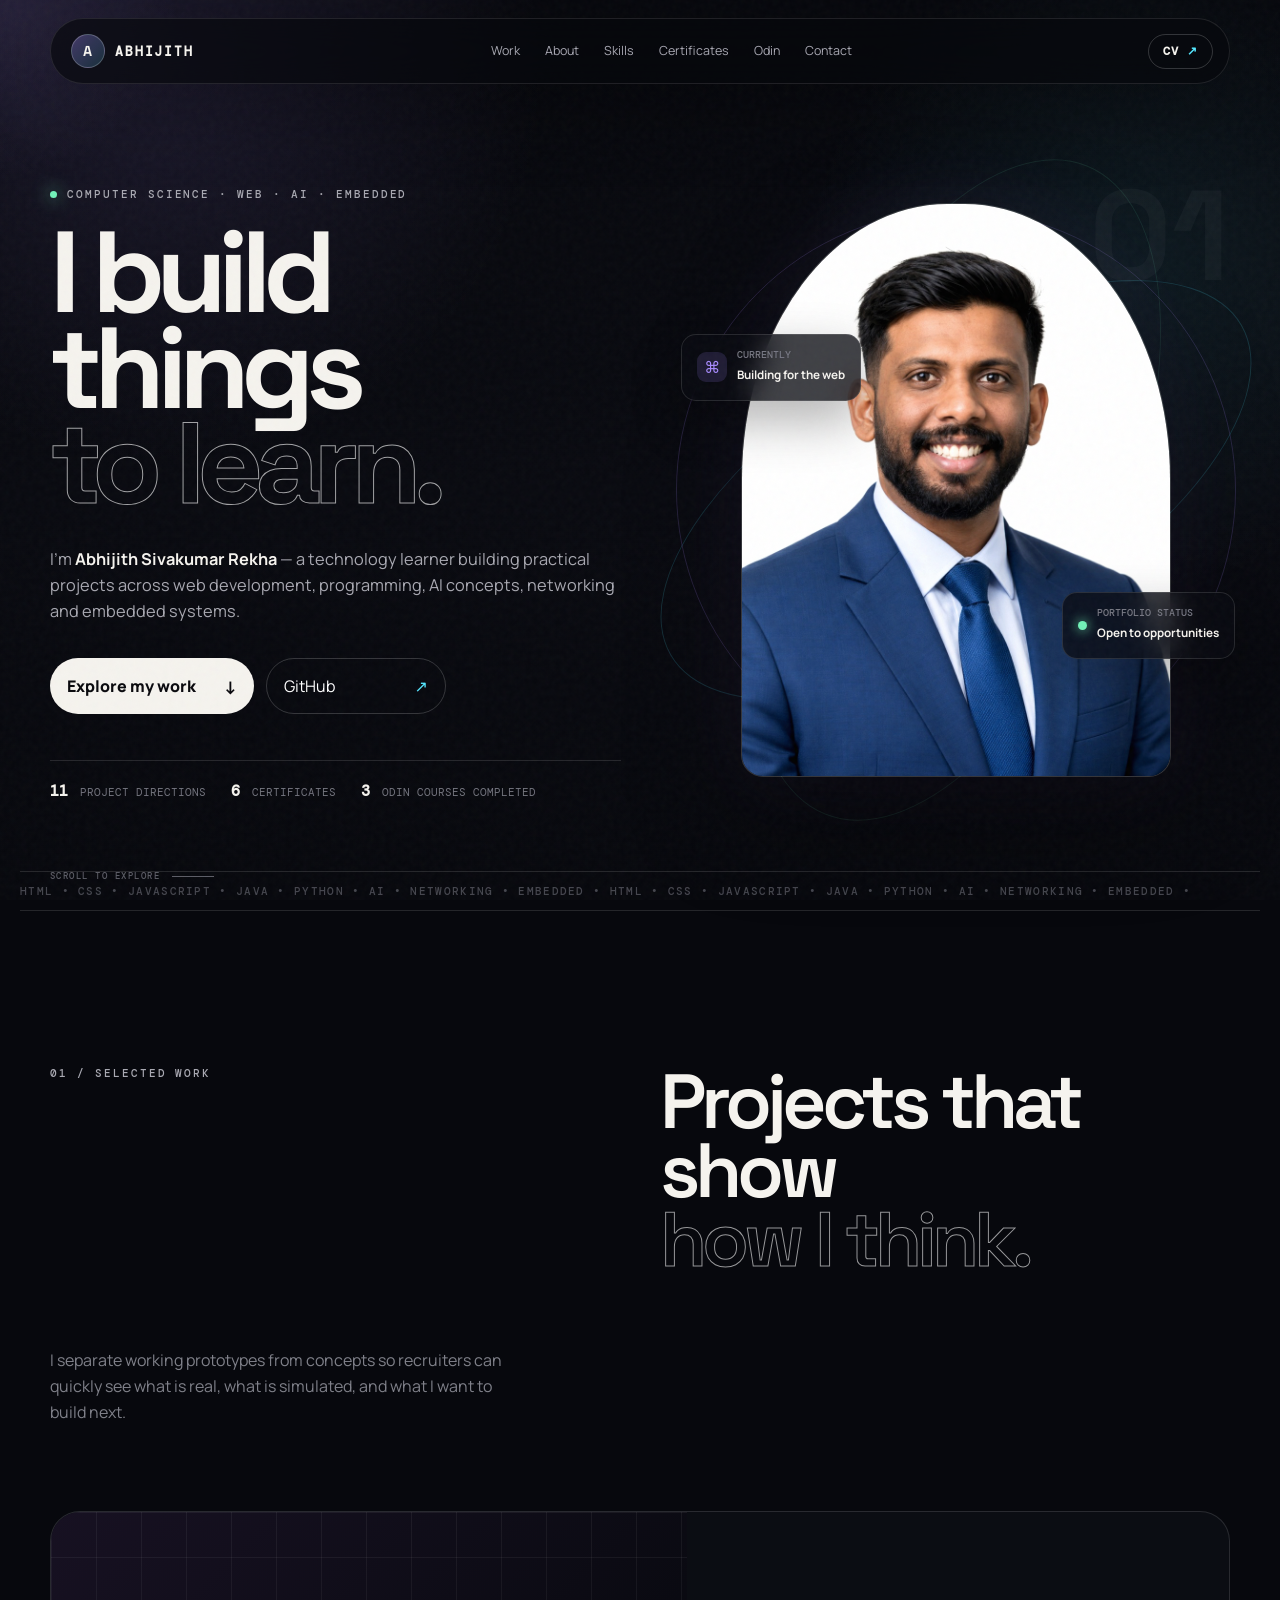
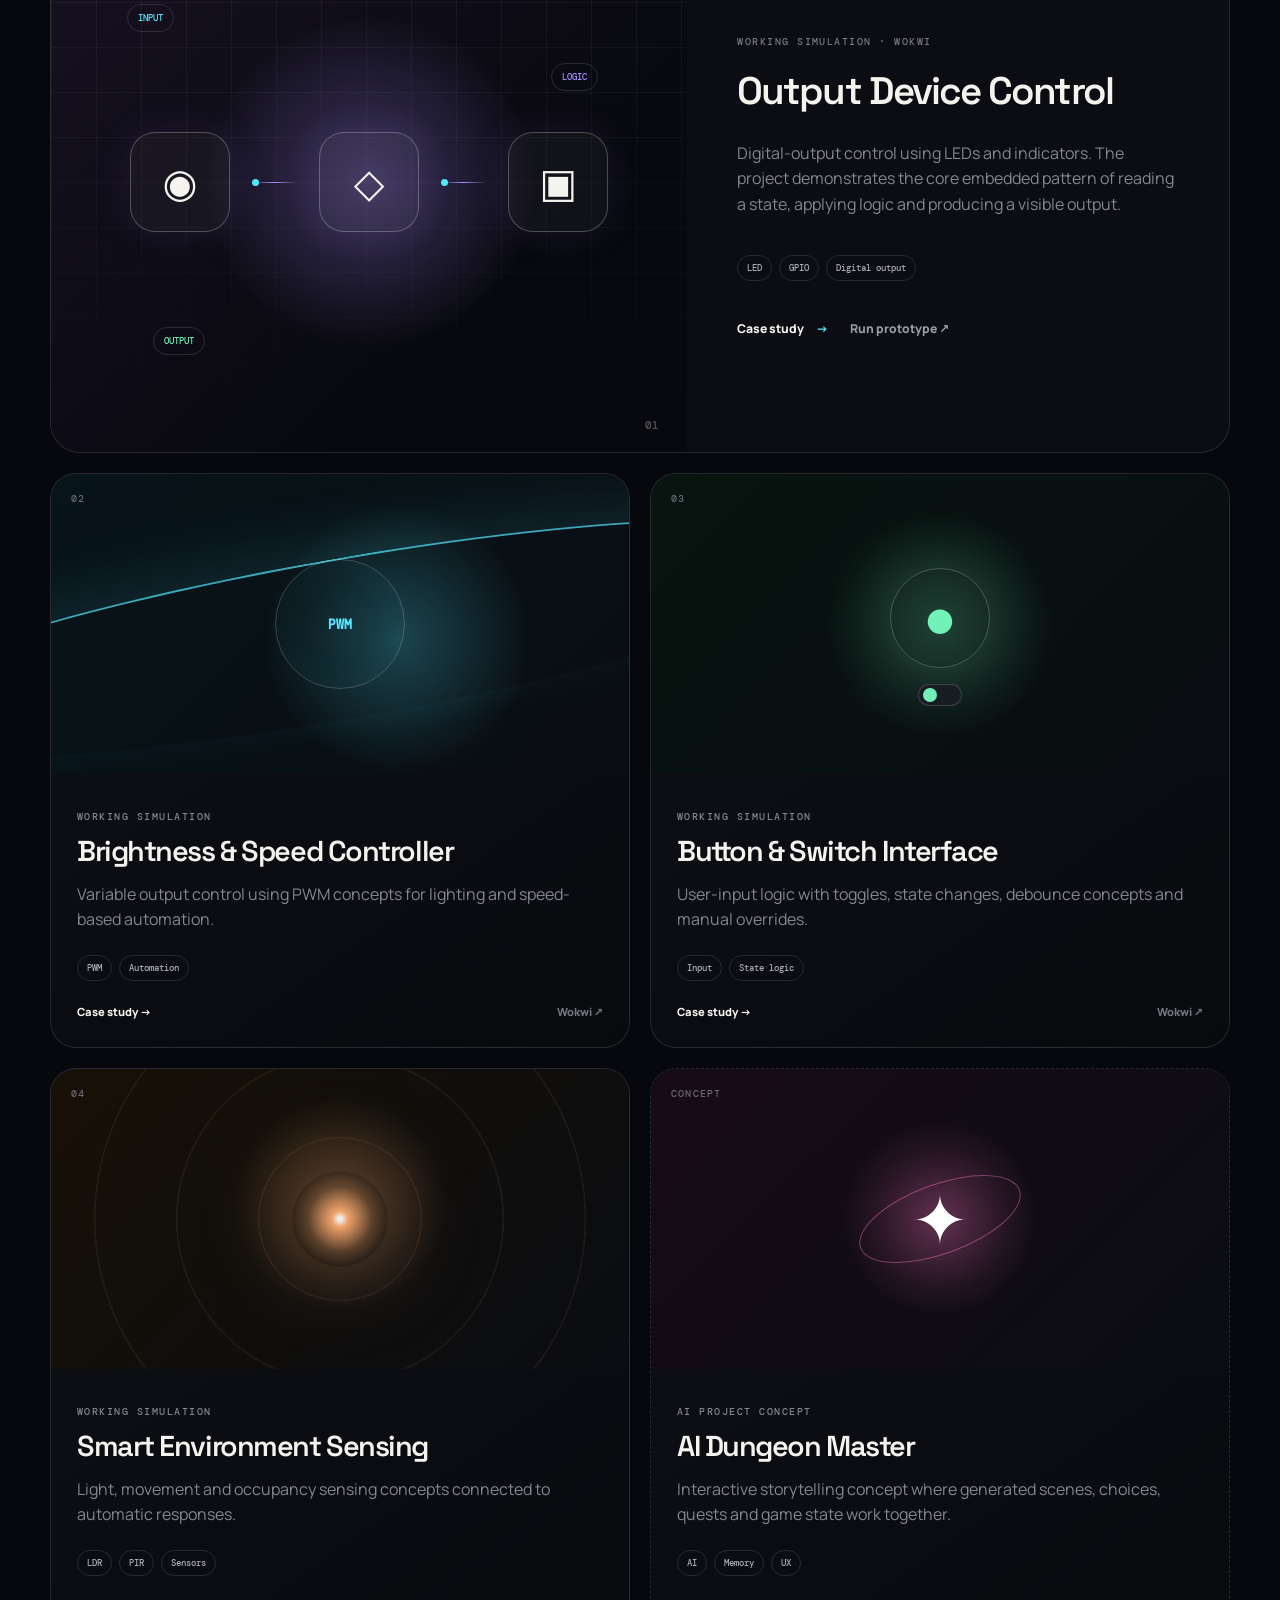
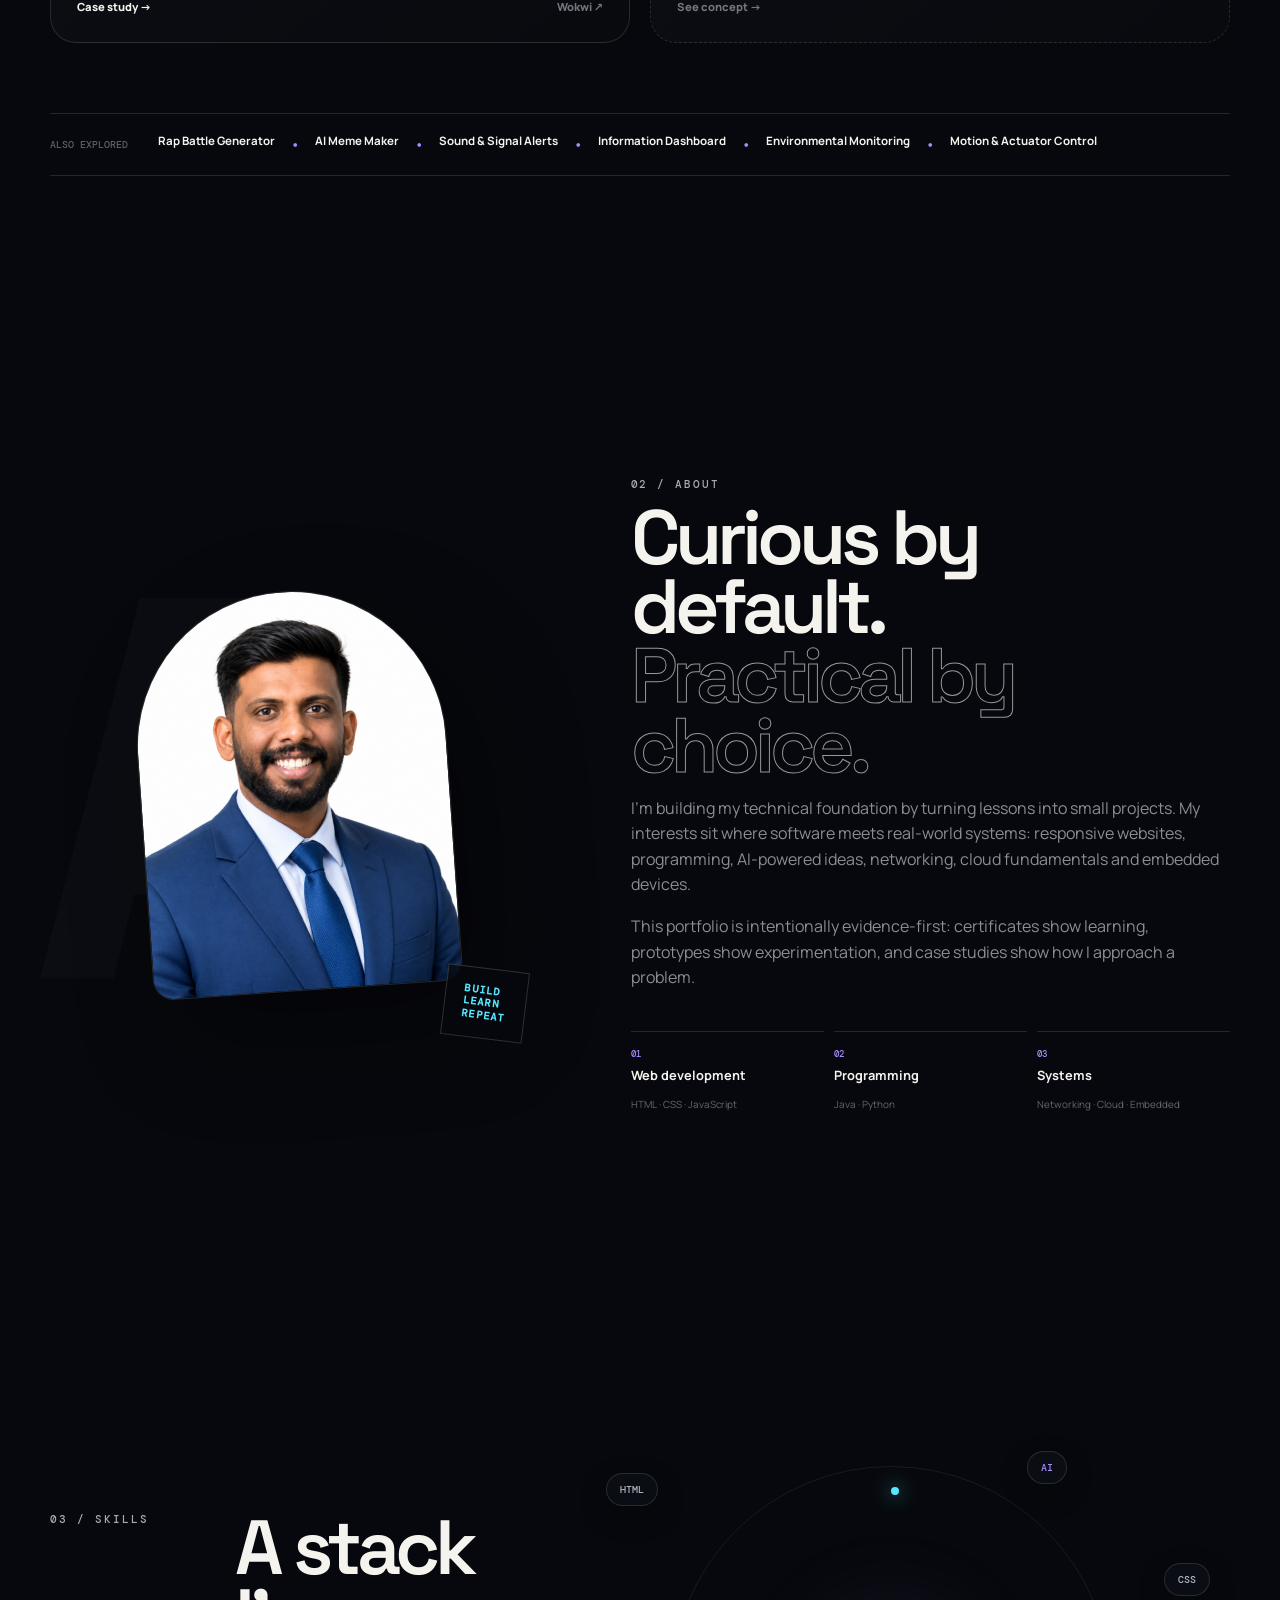
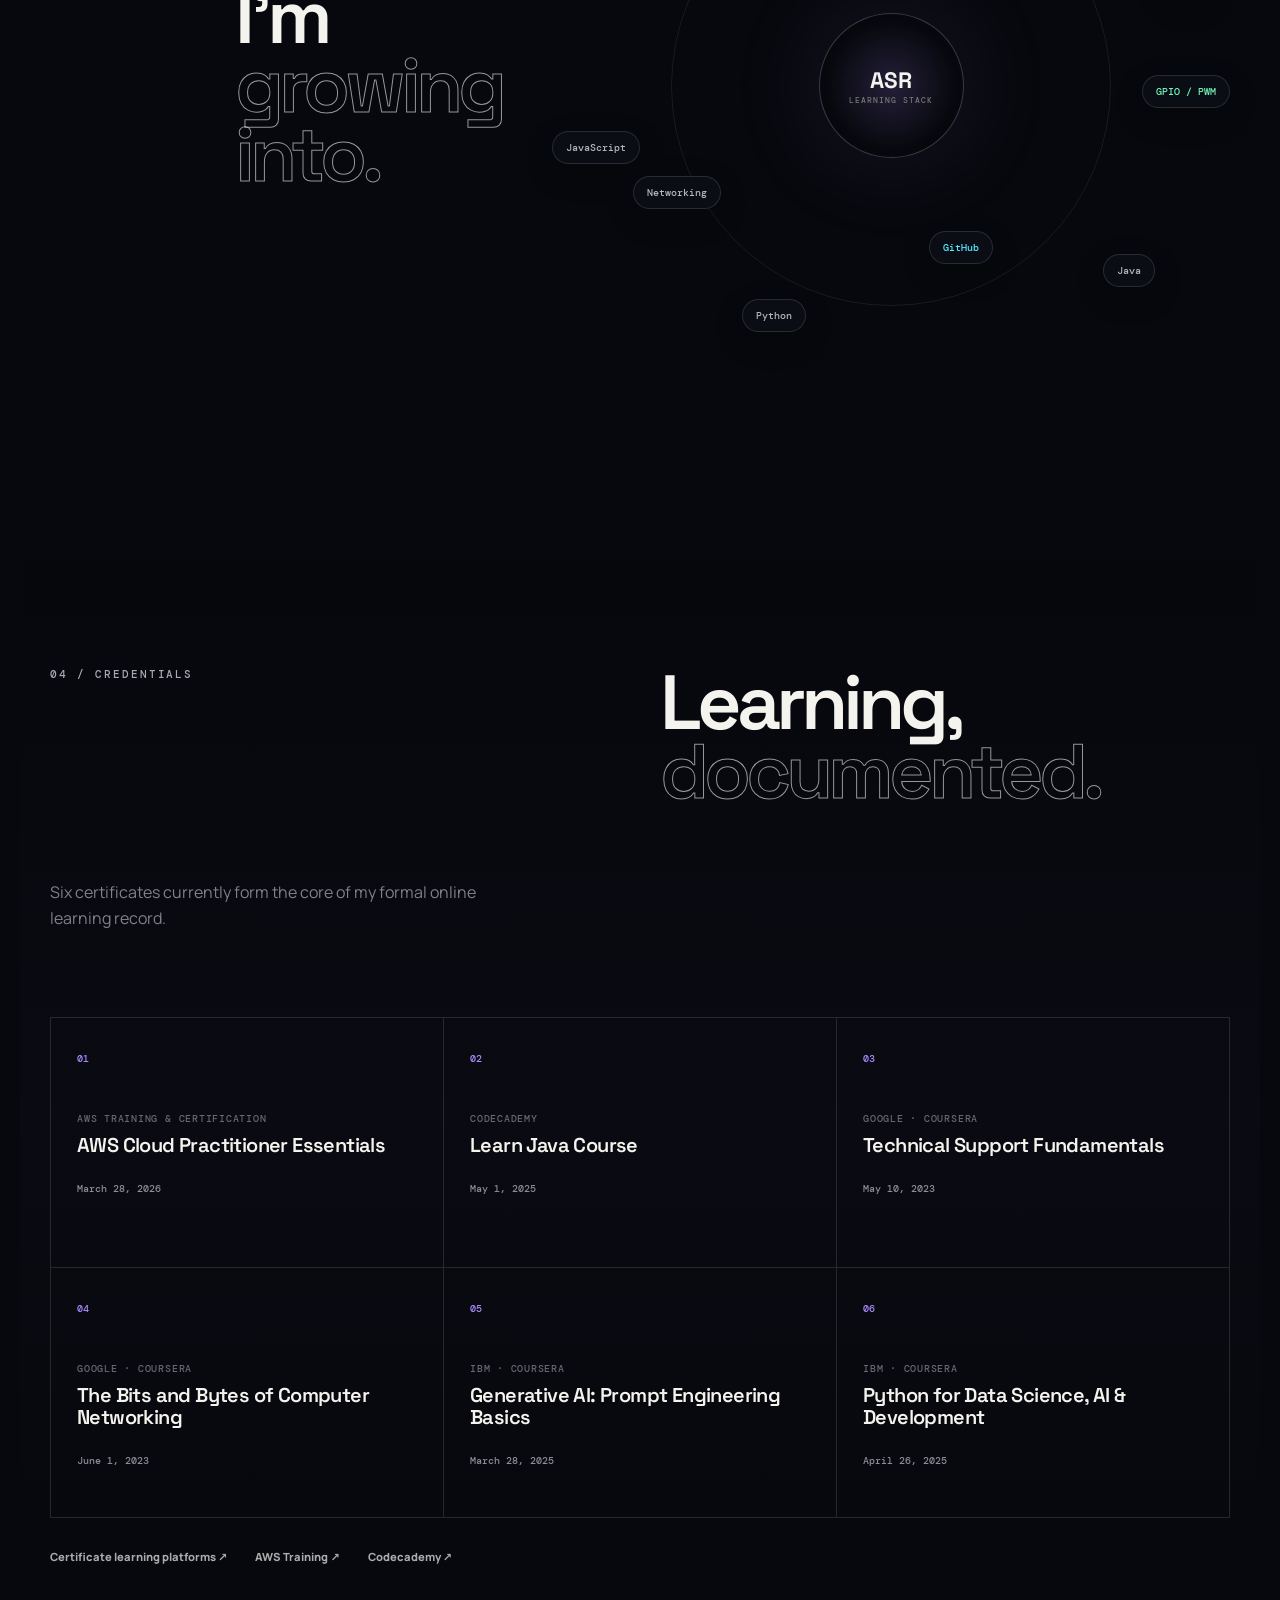
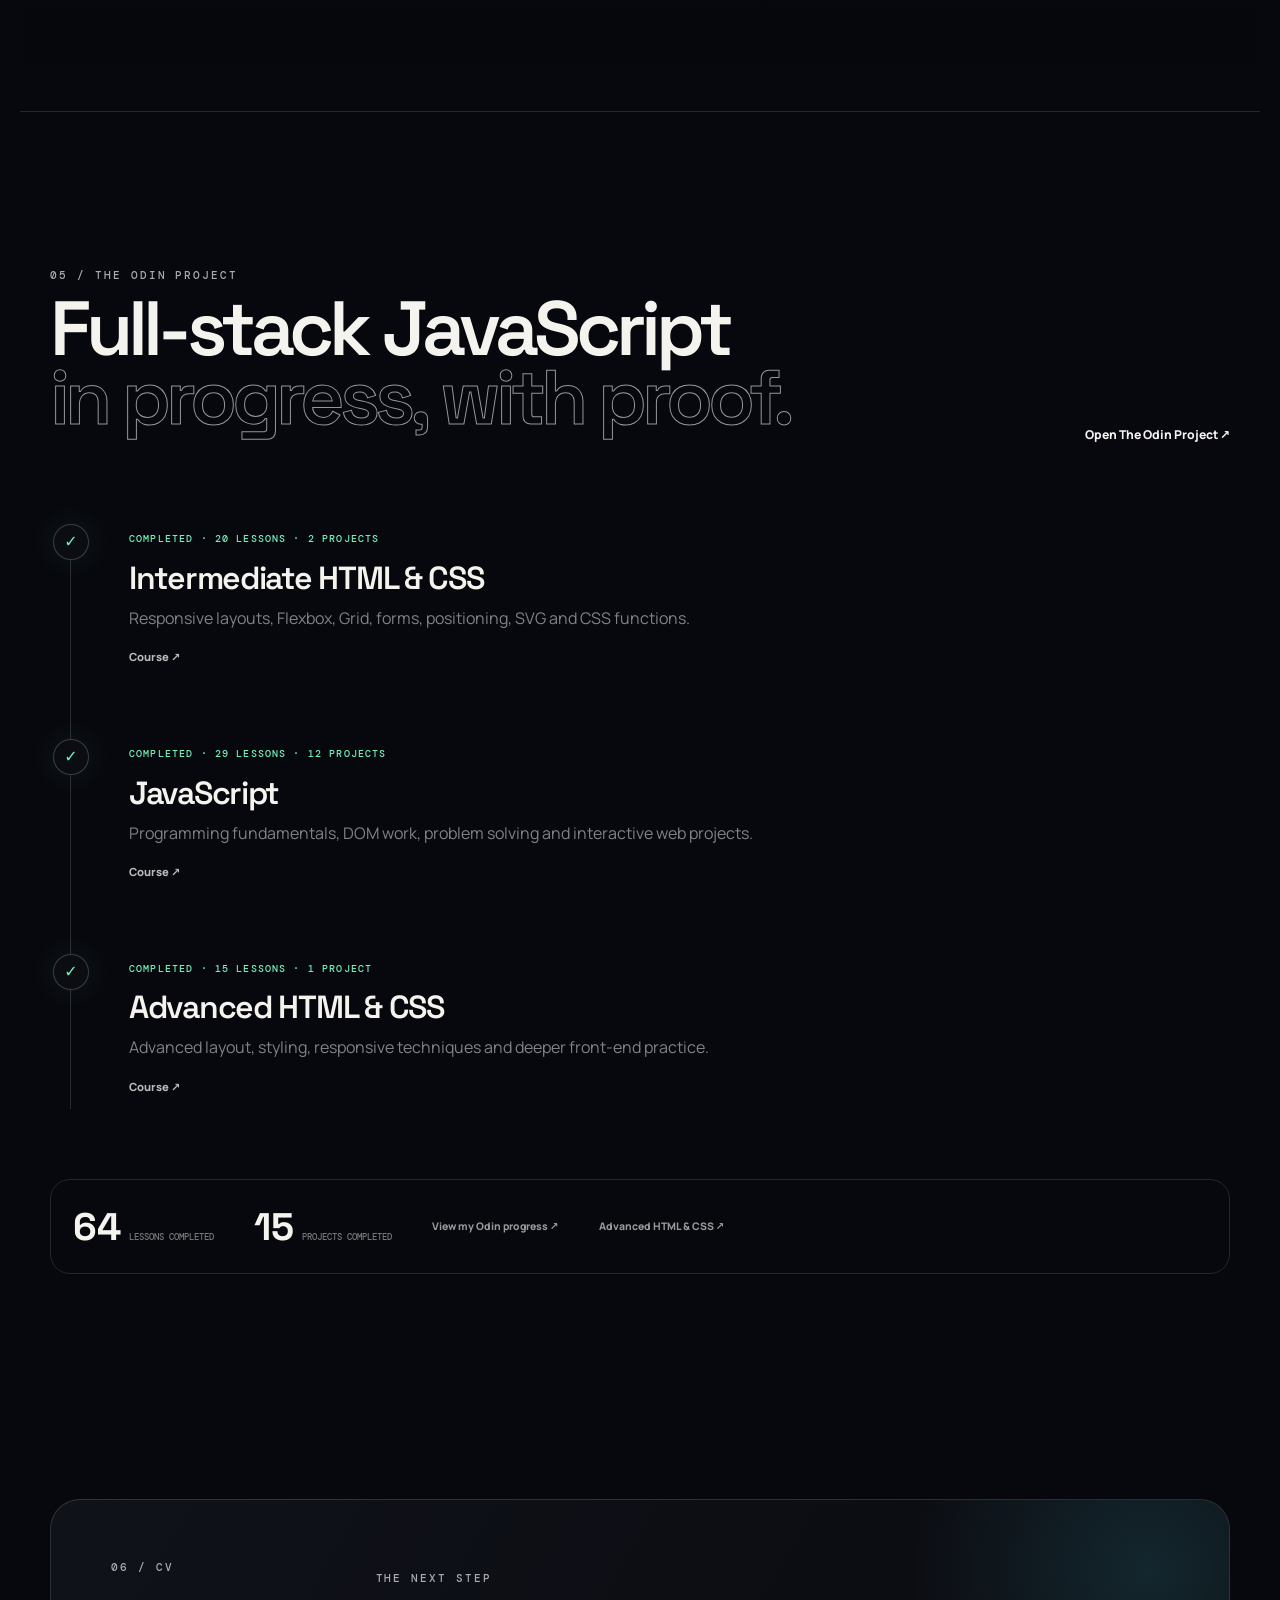
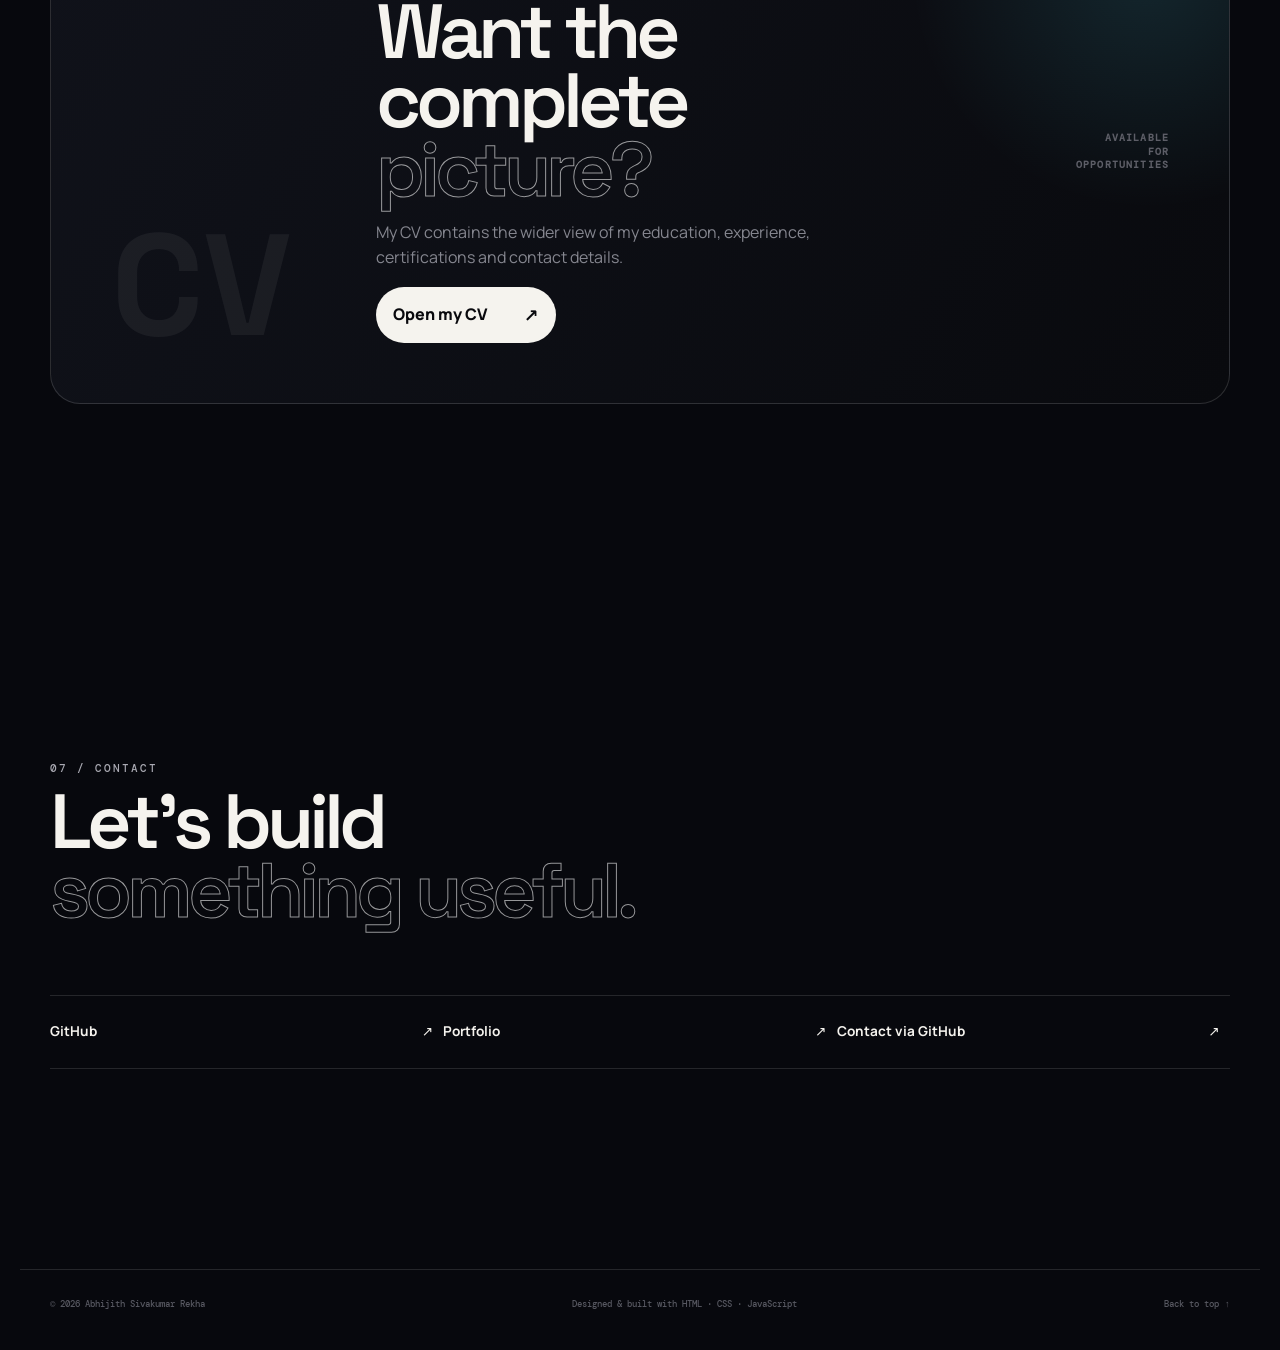
<file: index.html>
<!DOCTYPE html>
<html lang="en">
<head>
  <meta charset="UTF-8">
  <meta name="viewport" content="width=device-width, initial-scale=1.0">
  <meta name="theme-color" content="#07080d">
  <meta name="description" content="Abhijith Sivakumar Rekha — animated developer portfolio featuring projects, certifications, The Odin Project, and CV.">
  <title>Abhijith Sivakumar Rekha — Developer Portfolio</title>
  <link rel="preconnect" href="https://fonts.googleapis.com">
  <link rel="preconnect" href="https://fonts.gstatic.com" crossorigin>
  <link href="https://fonts.googleapis.com/css2?family=DM+Mono:wght@400;500&family=Manrope:wght@400;500;600;700;800&family=Space+Grotesk:wght@400;500;600;700&display=swap" rel="stylesheet">
  <link rel="stylesheet" href="style.css">
</head>
<body>
  <div class="noise" aria-hidden="true"></div>
  <div class="cursor-glow" aria-hidden="true"></div>
  <div class="scroll-progress" aria-hidden="true"></div>

  <header class="nav-shell">
    <a class="logo" href="#home" aria-label="Abhijith home">
      <span class="logo-box">A</span><span>ABHIJITH</span>
    </a>
    <nav class="nav" aria-label="Primary navigation">
      <a href="#work">Work</a>
      <a href="#about">About</a>
      <a href="#skills">Skills</a>
      <a href="#certificates">Certificates</a>
      <a href="#odin">Odin</a>
      <a href="#contact">Contact</a>
    </nav>
    <a class="nav-cv" href="assets/CV.pdf" target="_blank" rel="noopener">CV <span>↗</span></a>
  </header>

  <main id="home">
    <section class="hero">
      <div class="hero-grid">
        <div class="hero-copy reveal">
          <p class="kicker"><span class="pulse-dot"></span> COMPUTER SCIENCE · WEB · AI · EMBEDDED</p>
          <h1>I build things<br><span class="outline-word">to learn.</span></h1>
          <p class="hero-lead">I'm <strong>Abhijith Sivakumar Rekha</strong> — a technology learner building practical projects across web development, programming, AI concepts, networking and embedded systems.</p>
          <div class="hero-actions">
            <a class="magnetic btn-main" href="#work">Explore my work <span>↓</span></a>
            <a class="magnetic btn-ghost" href="https://github.com/Abhijith-Sivakumar-Rekha" target="_blank" rel="noopener">GitHub <span>↗</span></a>
          </div>
          <div class="hero-meta">
            <span><b>11</b> project directions</span>
            <span><b>6</b> certificates</span>
            <span><b>3</b> Odin courses completed</span>
          </div>
        </div>

        <div class="hero-visual reveal delay-1" aria-label="Profile portrait">
          <div class="orbit orbit-1"></div>
          <div class="orbit orbit-2"></div>
          <div class="orbit orbit-3"></div>
          <div class="portrait-frame">
            <div class="portrait-shine"></div>
            <img src="profile.jpg" alt="Abhijith Sivakumar Rekha">
          </div>
          <div class="floating-card card-one">
            <span class="mini-icon">⌘</span>
            <span><small>Currently</small><b>Building for the web</b></span>
          </div>
          <div class="floating-card card-two">
            <span class="status-ring"></span>
            <span><small>Portfolio status</small><b>Open to opportunities</b></span>
          </div>
          <div class="hero-number">01</div>
        </div>
      </div>

      <div class="scroll-cue"><span>SCROLL TO EXPLORE</span><i></i></div>
      <div class="hero-marquee" aria-hidden="true">
        <div>HTML • CSS • JAVASCRIPT • JAVA • PYTHON • AI • NETWORKING • EMBEDDED • HTML • CSS • JAVASCRIPT • JAVA • PYTHON • AI • NETWORKING • EMBEDDED •</div>
      </div>
    </section>

    <section id="work" class="section work-section">
      <div class="section-intro reveal">
        <p class="section-label">01 / SELECTED WORK</p>
        <h2>Projects that show<br><em>how I think.</em></h2>
        <p class="section-copy">I separate working prototypes from concepts so recruiters can quickly see what is real, what is simulated, and what I want to build next.</p>
      </div>

      <div class="featured-project reveal delay-1">
        <div class="project-art art-purple">
          <span class="art-grid"></span>
          <span class="chip chip-a">INPUT</span>
          <span class="chip chip-b">LOGIC</span>
          <span class="chip chip-c">OUTPUT</span>
          <div class="system-flow">
            <div>◉</div><i></i><div>◇</div><i></i><div>▣</div>
          </div>
          <span class="project-index">01</span>
        </div>
        <div class="project-info">
          <p class="project-type">WORKING SIMULATION · WOKWI</p>
          <h3>Output Device Control</h3>
          <p>Digital-output control using LEDs and indicators. The project demonstrates the core embedded pattern of reading a state, applying logic and producing a visible output.</p>
          <div class="tag-row"><span>LED</span><span>GPIO</span><span>Digital output</span></div>
          <div class="project-links">
            <a class="text-button" href="projects/output-device-control.html">Case study <span>→</span></a>
            <a class="text-button secondary" href="https://wokwi.com/projects/458827337398061057" target="_blank" rel="noopener">Run prototype ↗</a>
          </div>
        </div>
      </div>

      <div class="project-row reveal">
        <article class="project-card tilt">
          <div class="project-visual visual-cyan"><span>02</span><div class="wave"></div><div class="dial">PWM</div></div>
          <div class="project-body">
            <p class="project-type">WORKING SIMULATION</p>
            <h3>Brightness & Speed Controller</h3>
            <p>Variable output control using PWM concepts for lighting and speed-based automation.</p>
            <div class="tag-row"><span>PWM</span><span>Automation</span></div>
            <div class="card-bottom"><a href="projects/brightness-speed-controller.html">Case study →</a><a href="https://wokwi.com/projects/456225078295121921" target="_blank" rel="noopener">Wokwi ↗</a></div>
          </div>
        </article>

        <article class="project-card tilt">
          <div class="project-visual visual-green"><span>03</span><div class="button-demo">●</div><div class="toggle"></div></div>
          <div class="project-body">
            <p class="project-type">WORKING SIMULATION</p>
            <h3>Button & Switch Interface</h3>
            <p>User-input logic with toggles, state changes, debounce concepts and manual overrides.</p>
            <div class="tag-row"><span>Input</span><span>State logic</span></div>
            <div class="card-bottom"><a href="projects/button-switch-interface.html">Case study →</a><a href="https://wokwi.com/projects/457703570878839809" target="_blank" rel="noopener">Wokwi ↗</a></div>
          </div>
        </article>
      </div>

      <div class="project-row second-row reveal">
        <article class="project-card tilt">
          <div class="project-visual visual-orange"><span>04</span><div class="sun"></div><div class="sensor-lines"></div></div>
          <div class="project-body">
            <p class="project-type">WORKING SIMULATION</p>
            <h3>Smart Environment Sensing</h3>
            <p>Light, movement and occupancy sensing concepts connected to automatic responses.</p>
            <div class="tag-row"><span>LDR</span><span>PIR</span><span>Sensors</span></div>
            <div class="card-bottom"><a href="projects/smart-environment-sensing.html">Case study →</a><a href="https://wokwi.com/projects/457703252830999553" target="_blank" rel="noopener">Wokwi ↗</a></div>
          </div>
        </article>

        <article class="project-card concept tilt">
          <div class="project-visual visual-pink"><span>CONCEPT</span><div class="ai-orb">✦</div><div class="orbit-small"></div></div>
          <div class="project-body">
            <p class="project-type">AI PROJECT CONCEPT</p>
            <h3>AI Dungeon Master</h3>
            <p>Interactive storytelling concept where generated scenes, choices, quests and game state work together.</p>
            <div class="tag-row"><span>AI</span><span>Memory</span><span>UX</span></div>
            <div class="card-bottom"><a href="#concepts">See concept →</a></div>
          </div>
        </article>
      </div>

      <div id="concepts" class="concept-strip reveal">
        <span>ALSO EXPLORED</span>
        <div><b>Rap Battle Generator</b><i>•</i><b>AI Meme Maker</b><i>•</i><b>Sound & Signal Alerts</b><i>•</i><b>Information Dashboard</b><i>•</i><b>Environmental Monitoring</b><i>•</i><b>Motion & Actuator Control</b></div>
      </div>
    </section>

    <section id="about" class="section about-section">
      <div class="about-visual reveal">
        <div class="big-letter">A</div>
        <div class="about-photo"><img src="profile.jpg" alt="" aria-hidden="true"></div>
        <div class="about-stamp">BUILD<br>LEARN<br>REPEAT</div>
      </div>
      <div class="about-copy reveal delay-1">
        <p class="section-label">02 / ABOUT</p>
        <h2>Curious by default.<br><em>Practical by choice.</em></h2>
        <p>I'm building my technical foundation by turning lessons into small projects. My interests sit where software meets real-world systems: responsive websites, programming, AI-powered ideas, networking, cloud fundamentals and embedded devices.</p>
        <p>This portfolio is intentionally evidence-first: certificates show learning, prototypes show experimentation, and case studies show how I approach a problem.</p>
        <div class="about-facts">
          <div><span>01</span><b>Web development</b><small>HTML · CSS · JavaScript</small></div>
          <div><span>02</span><b>Programming</b><small>Java · Python</small></div>
          <div><span>03</span><b>Systems</b><small>Networking · Cloud · Embedded</small></div>
        </div>
      </div>
    </section>

    <section id="skills" class="section skills-section">
      <div class="section-intro reveal">
        <p class="section-label">03 / SKILLS</p>
        <h2>A stack I'm<br><em>growing into.</em></h2>
      </div>
      <div class="skills-stage reveal delay-1">
        <div class="skill-orbit orbit-main"></div>
        <div class="skill-center"><span>ASR</span><small>LEARNING STACK</small></div>
        <span class="skill-pill p1">HTML</span>
        <span class="skill-pill p2">CSS</span>
        <span class="skill-pill p3">JavaScript</span>
        <span class="skill-pill p4">Java</span>
        <span class="skill-pill p5">Python</span>
        <span class="skill-pill p6">AI</span>
        <span class="skill-pill p7">Networking</span>
        <span class="skill-pill p8">GPIO / PWM</span>
        <span class="skill-pill p9">GitHub</span>
      </div>
    </section>

    <section id="certificates" class="section cert-section">
      <div class="section-intro reveal">
        <p class="section-label">04 / CREDENTIALS</p>
        <h2>Learning,<br><em>documented.</em></h2>
        <p class="section-copy">Six certificates currently form the core of my formal online learning record.</p>
      </div>
      <div class="cert-grid reveal delay-1">
        <article><span>01</span><p>AWS Training & Certification</p><h3>AWS Cloud Practitioner Essentials</h3><small>March 28, 2026</small></article>
        <article><span>02</span><p>Codecademy</p><h3>Learn Java Course</h3><small>May 1, 2025</small></article>
        <article><span>03</span><p>Google · Coursera</p><h3>Technical Support Fundamentals</h3><small>May 10, 2023</small></article>
        <article><span>04</span><p>Google · Coursera</p><h3>The Bits and Bytes of Computer Networking</h3><small>June 1, 2023</small></article>
        <article><span>05</span><p>IBM · Coursera</p><h3>Generative AI: Prompt Engineering Basics</h3><small>March 28, 2025</small></article>
        <article><span>06</span><p>IBM · Coursera</p><h3>Python for Data Science, AI & Development</h3><small>April 26, 2025</small></article>
      </div>
      <div class="resource-links reveal">
        <a href="https://www.coursera.org/" target="_blank" rel="noopener">Certificate learning platforms ↗</a>
        <a href="https://www.aws.training/" target="_blank" rel="noopener">AWS Training ↗</a>
        <a href="https://www.codecademy.com/" target="_blank" rel="noopener">Codecademy ↗</a>
      </div>
    </section>

    <section id="odin" class="section odin-section">
      <div class="odin-header reveal">
        <div>
          <p class="section-label">05 / THE ODIN PROJECT</p>
          <h2>Full-stack JavaScript<br><em>in progress, with proof.</em></h2>
        </div>
        <a class="text-button" href="https://www.theodinproject.com/paths/full-stack-javascript" target="_blank" rel="noopener">Open The Odin Project ↗</a>
      </div>
      <div class="odin-timeline reveal delay-1">
        <article class="odin-step done">
          <div class="step-marker">✓</div>
          <div><small>COMPLETED · 20 LESSONS · 2 PROJECTS</small><h3>Intermediate HTML & CSS</h3><p>Responsive layouts, Flexbox, Grid, forms, positioning, SVG and CSS functions.</p><a href="https://www.theodinproject.com/paths/full-stack-javascript/courses/intermediate-html-and-css" target="_blank" rel="noopener">Course ↗</a></div>
        </article>
        <article class="odin-step done">
          <div class="step-marker">✓</div>
          <div><small>COMPLETED · 29 LESSONS · 12 PROJECTS</small><h3>JavaScript</h3><p>Programming fundamentals, DOM work, problem solving and interactive web projects.</p><a href="https://www.theodinproject.com/paths/full-stack-javascript/courses/javascript" target="_blank" rel="noopener">Course ↗</a></div>
        </article>
        <article class="odin-step done">
          <div class="step-marker">✓</div>
          <div><small>COMPLETED · 15 LESSONS · 1 PROJECT</small><h3>Advanced HTML & CSS</h3><p>Advanced layout, styling, responsive techniques and deeper front-end practice.</p><a href="https://www.theodinproject.com/paths/full-stack-javascript/courses/advanced-html-and-css" target="_blank" rel="noopener">Course ↗</a></div>
        </article>
      </div>
      <div class="odin-resources reveal">
        <div><span>64</span><small>LESSONS COMPLETED</small></div>
        <div><span>15</span><small>PROJECTS COMPLETED</small></div>
        <a href="https://www.theodinproject.com/paths/full-stack-javascript" target="_blank" rel="noopener">View my Odin progress ↗</a>
        <a href="https://www.theodinproject.com/paths/full-stack-javascript/courses/advanced-html-and-css" target="_blank" rel="noopener">Advanced HTML & CSS ↗</a>
      </div>
    </section>

    <section id="cv" class="section cv-section">
      <div class="cv-panel reveal">
        <div class="cv-side">
          <span class="section-label">06 / CV</span>
          <div class="cv-big">CV</div>
        </div>
        <div class="cv-main">
          <p class="section-label">THE NEXT STEP</p>
          <h2>Want the complete<br><em>picture?</em></h2>
          <p>My CV contains the wider view of my education, experience, certifications and contact details.</p>
          <a class="magnetic btn-main" href="assets/CV.pdf" target="_blank" rel="noopener">Open my CV <span>↗</span></a>
        </div>
        <div class="cv-side-note">AVAILABLE<br>FOR<br>OPPORTUNITIES</div>
      </div>
    </section>

    <section id="contact" class="section contact-section">
      <div class="contact-inner reveal">
        <p class="section-label">07 / CONTACT</p>
        <h2>Let's build<br><em>something useful.</em></h2>
        <div class="contact-row">
          <a class="contact-link" href="https://github.com/Abhijith-Sivakumar-Rekha" target="_blank" rel="noopener"><span>GitHub</span><b>↗</b></a>
          <a class="contact-link" href="https://abhijith-sivakumar-rekha.github.io/Portfolio/" target="_blank" rel="noopener"><span>Portfolio</span><b>↗</b></a>
          <a class="contact-link" href="https://github.com/Abhijith-Sivakumar-Rekha" target="_blank" rel="noopener"><span>Contact via GitHub</span><b>↗</b></a>
        </div>
        
      </div>
    </section>
  </main>

  <footer class="footer">
    <div>© <span id="year"></span> Abhijith Sivakumar Rekha</div>
    <div>Designed & built with HTML · CSS · JavaScript</div>
    <a href="#home">Back to top ↑</a>
  </footer>

  <script src="script.js"></script>
</body>
</html>
</file>
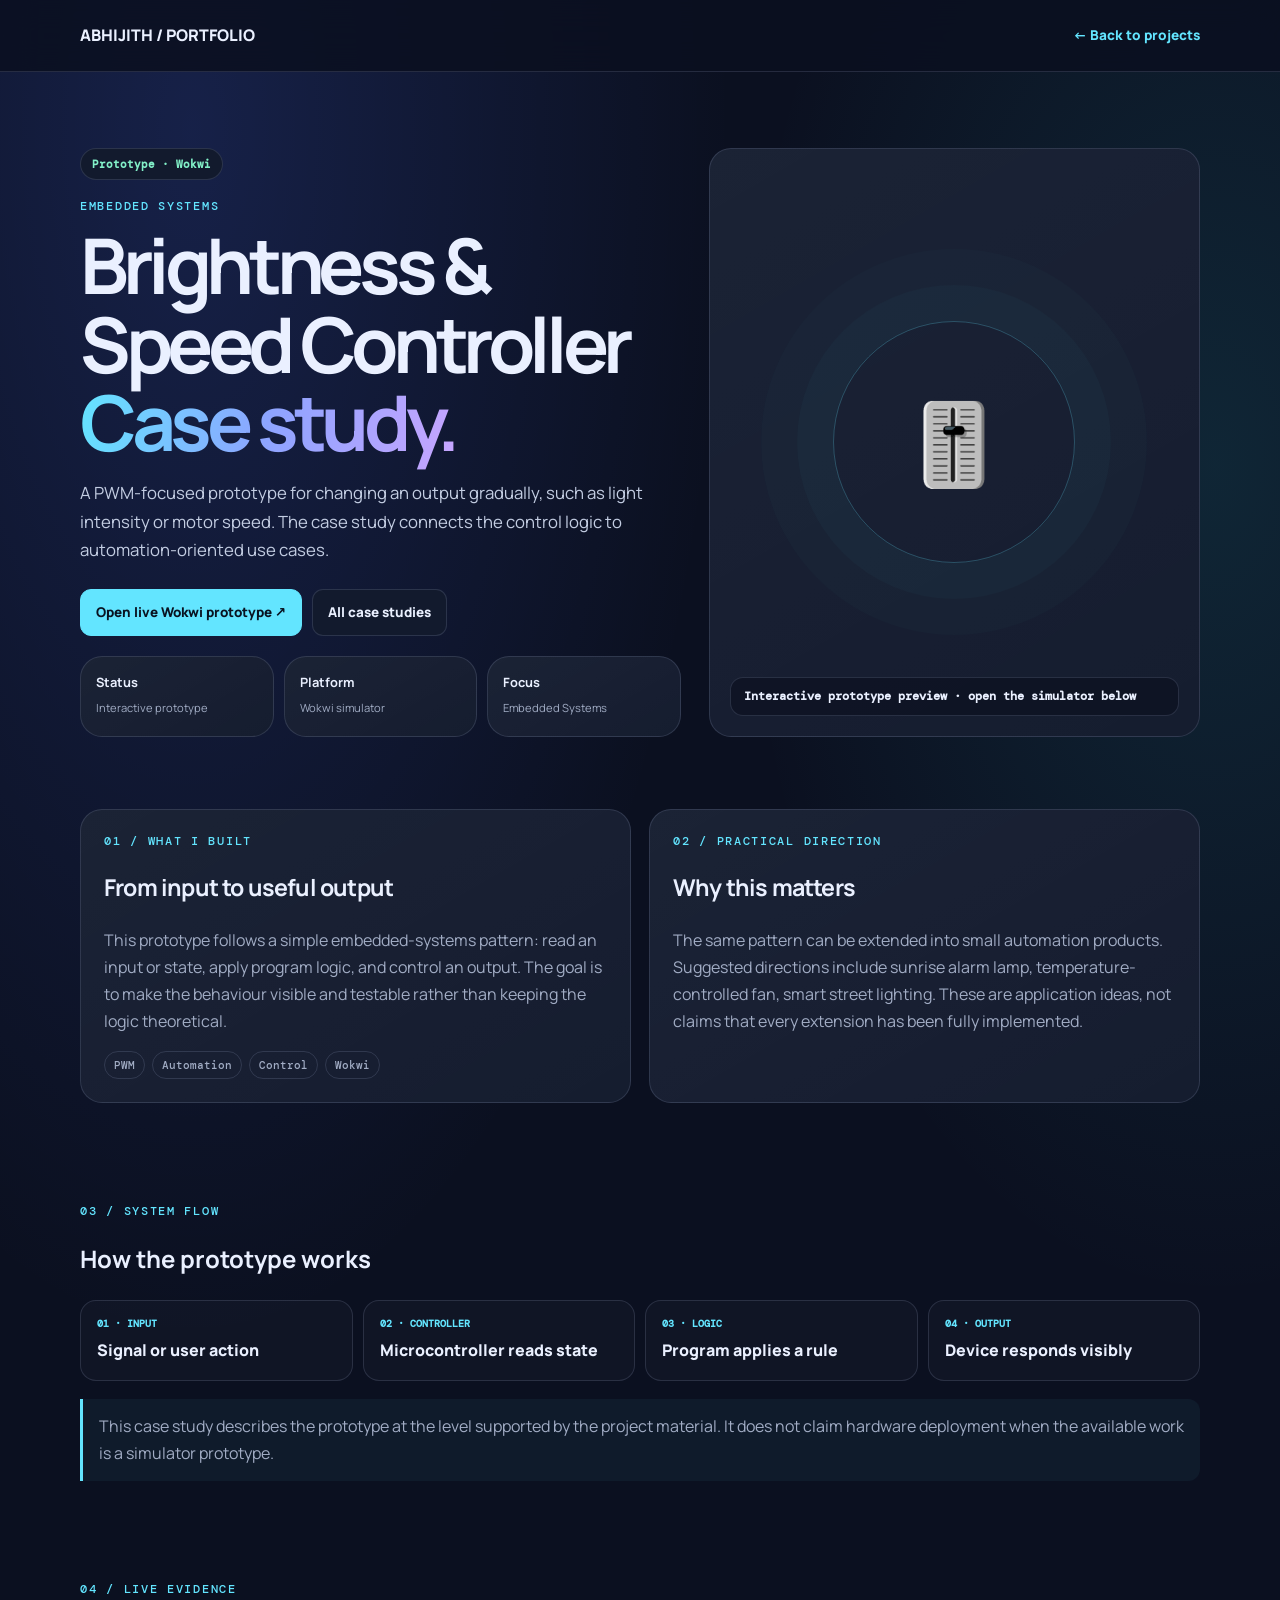
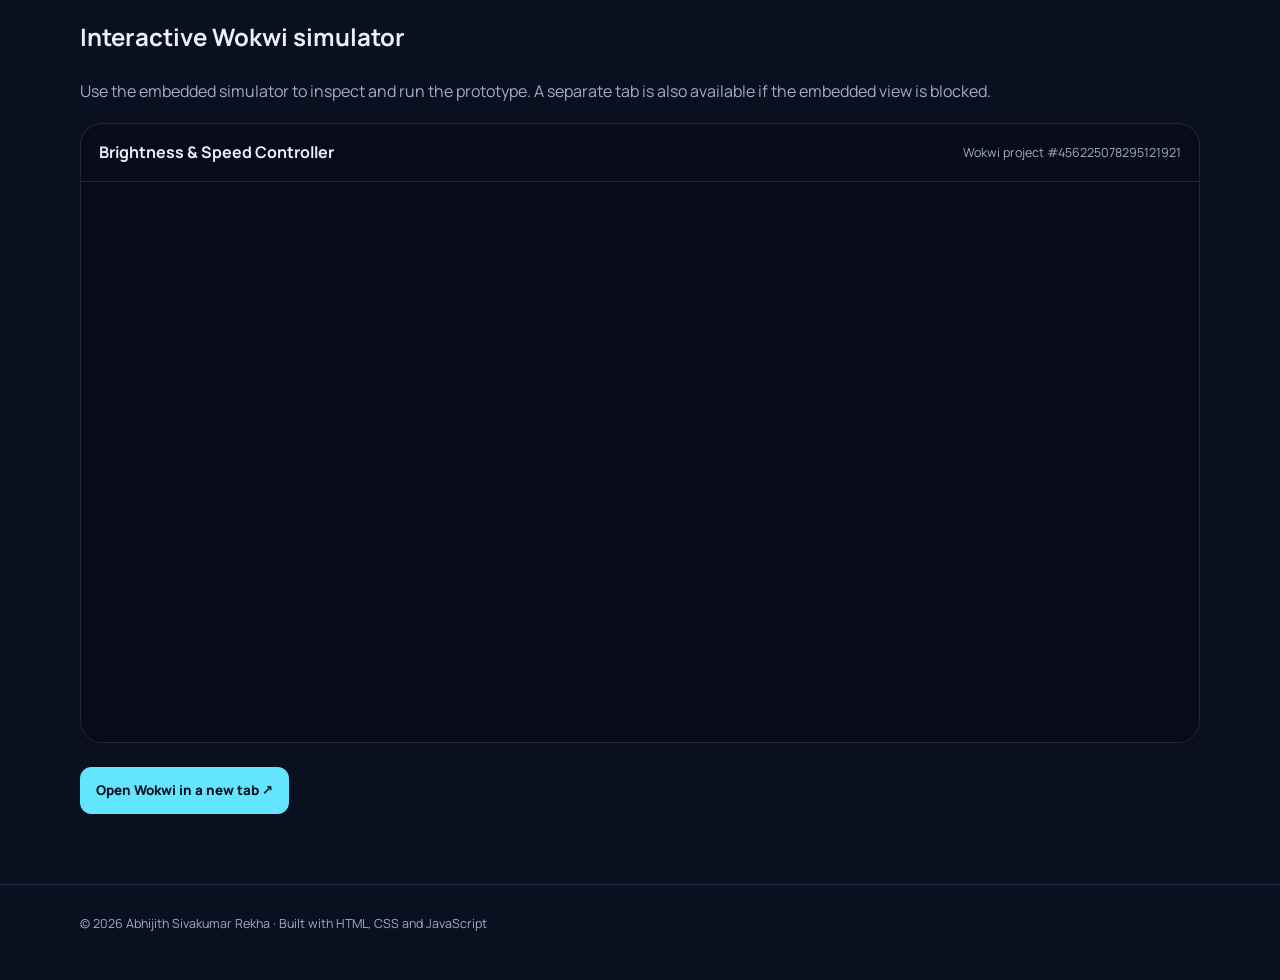
<file: projects/brightness-speed-controller.html>
<!DOCTYPE html><html lang="en"><head><meta charset="UTF-8"><meta name="viewport" content="width=device-width,initial-scale=1.0"><meta name="description" content="Case study: Brightness & Speed Controller by Abhijith Sivakumar Rekha."><title>Brightness & Speed Controller | Abhijith Sivakumar Rekha</title><link rel="preconnect" href="https://fonts.googleapis.com"><link rel="preconnect" href="https://fonts.gstatic.com" crossorigin><link href="https://fonts.googleapis.com/css2?family=DM+Mono:wght@400;500;700&family=Manrope:wght@400;500;600;700;800&display=swap" rel="stylesheet"><link rel="stylesheet" href="../case-study.css"></head><body>
<header class="top"><div class="wrap nav"><a class="brand" href="../index.html">ABHIJITH / PORTFOLIO</a><a class="back" href="../index.html#projects">← Back to projects</a></div></header>
<main><section class="hero"><div class="wrap"><div class="hero-grid"><div><span class="badge">Prototype · Wokwi</span><div class="eyebrow" style="margin-top:18px">Embedded Systems</div><h1>Brightness & Speed Controller<br><span class="gradient">Case study.</span></h1><p class="lead">A PWM-focused prototype for changing an output gradually, such as light intensity or motor speed. The case study connects the control logic to automation-oriented use cases.</p><div class="actions"><a class="btn primary" href="https://wokwi.com/projects/456225078295121921" target="_blank" rel="noopener">Open live Wokwi prototype ↗</a><a class="btn" href="../index.html#case-studies">All case studies</a></div><div class="meta"><div class="card"><b>Status</b><span>Interactive prototype</span></div><div class="card"><b>Platform</b><span>Wokwi simulator</span></div><div class="card"><b>Focus</b><span>Embedded Systems</span></div></div></div><div class="card preview"><div class="preview-icon">🎚️</div><div class="preview-label">Interactive prototype preview · open the simulator below</div></div></div></div></section>
<section><div class="wrap two"><article class="card"><div class="eyebrow">01 / What I built</div><h2>From input to useful output</h2><p class="muted">This prototype follows a simple embedded-systems pattern: read an input or state, apply program logic, and control an output. The goal is to make the behaviour visible and testable rather than keeping the logic theoretical.</p><div class="tags"><span class="tag">PWM</span><span class="tag">Automation</span><span class="tag">Control</span><span class="tag">Wokwi</span></div></article><article class="card"><div class="eyebrow">02 / Practical direction</div><h2>Why this matters</h2><p class="muted">The same pattern can be extended into small automation products. Suggested directions include sunrise alarm lamp, temperature-controlled fan, smart street lighting. These are application ideas, not claims that every extension has been fully implemented.</p></article></div></section>
<section><div class="wrap"><div class="section-head"><div><div class="eyebrow">03 / System flow</div><h2>How the prototype works</h2></div></div><div class="flow"><div class="step"><b>01 · INPUT</b><span>Signal or user action</span></div><div class="step"><b>02 · CONTROLLER</b><span>Microcontroller reads state</span></div><div class="step"><b>03 · LOGIC</b><span>Program applies a rule</span></div><div class="step"><b>04 · OUTPUT</b><span>Device responds visibly</span></div></div><div class="note">This case study describes the prototype at the level supported by the project material. It does not claim hardware deployment when the available work is a simulator prototype.</div></div></section>
<section><div class="wrap"><div class="section-head"><div><div class="eyebrow">04 / Live evidence</div><h2>Interactive Wokwi simulator</h2></div><p class="muted">Use the embedded simulator to inspect and run the prototype. A separate tab is also available if the embedded view is blocked.</p></div><div class="simulator"><div class="simulator-head"><strong>Brightness & Speed Controller</strong><span>Wokwi project #456225078295121921</span></div><iframe src="https://wokwi.com/projects/456225078295121921/embed" title="Brightness & Speed Controller Wokwi simulator" loading="lazy" allowfullscreen></iframe></div><div class="actions"><a class="btn primary" href="https://wokwi.com/projects/456225078295121921" target="_blank" rel="noopener">Open Wokwi in a new tab ↗</a></div></div></section>
</main><footer class="footer"><div class="wrap">© <span id="year"></span> Abhijith Sivakumar Rekha · Built with HTML, CSS and JavaScript</div></footer><script>document.getElementById('year').textContent=new Date().getFullYear();</script></body></html>
</file>
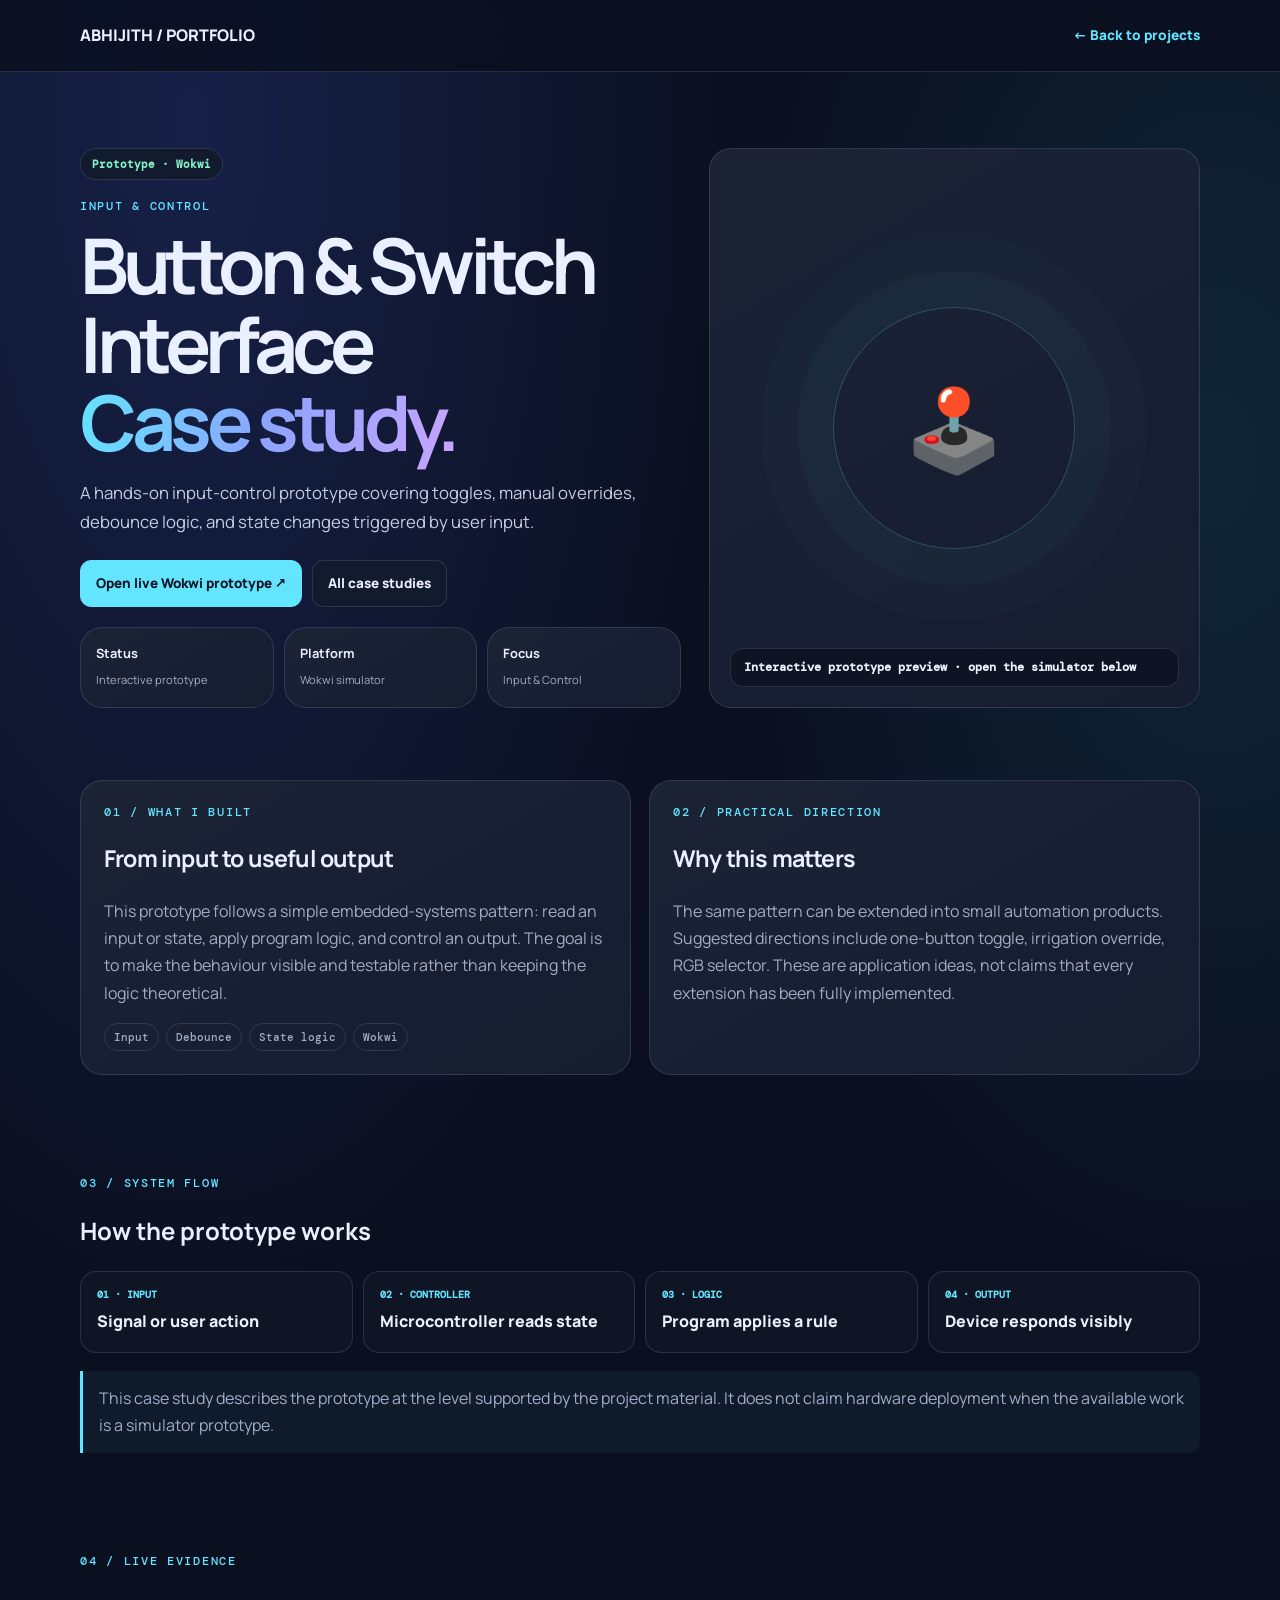
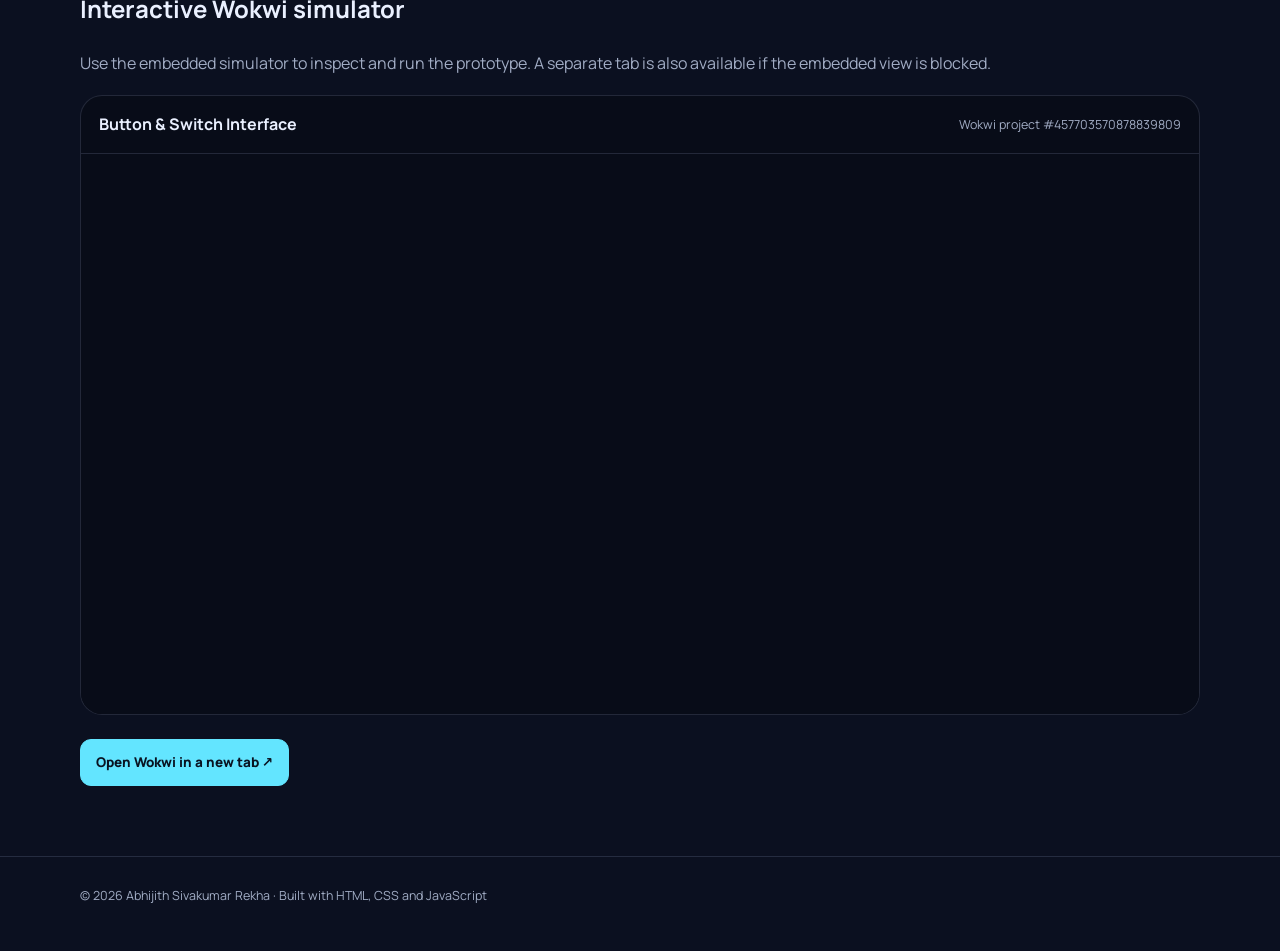
<file: projects/button-switch-interface.html>
<!DOCTYPE html><html lang="en"><head><meta charset="UTF-8"><meta name="viewport" content="width=device-width,initial-scale=1.0"><meta name="description" content="Case study: Button & Switch Interface by Abhijith Sivakumar Rekha."><title>Button & Switch Interface | Abhijith Sivakumar Rekha</title><link rel="preconnect" href="https://fonts.googleapis.com"><link rel="preconnect" href="https://fonts.gstatic.com" crossorigin><link href="https://fonts.googleapis.com/css2?family=DM+Mono:wght@400;500;700&family=Manrope:wght@400;500;600;700;800&display=swap" rel="stylesheet"><link rel="stylesheet" href="../case-study.css"></head><body>
<header class="top"><div class="wrap nav"><a class="brand" href="../index.html">ABHIJITH / PORTFOLIO</a><a class="back" href="../index.html#projects">← Back to projects</a></div></header>
<main><section class="hero"><div class="wrap"><div class="hero-grid"><div><span class="badge">Prototype · Wokwi</span><div class="eyebrow" style="margin-top:18px">Input & Control</div><h1>Button & Switch Interface<br><span class="gradient">Case study.</span></h1><p class="lead">A hands-on input-control prototype covering toggles, manual overrides, debounce logic, and state changes triggered by user input.</p><div class="actions"><a class="btn primary" href="https://wokwi.com/projects/457703570878839809" target="_blank" rel="noopener">Open live Wokwi prototype ↗</a><a class="btn" href="../index.html#case-studies">All case studies</a></div><div class="meta"><div class="card"><b>Status</b><span>Interactive prototype</span></div><div class="card"><b>Platform</b><span>Wokwi simulator</span></div><div class="card"><b>Focus</b><span>Input & Control</span></div></div></div><div class="card preview"><div class="preview-icon">🕹️</div><div class="preview-label">Interactive prototype preview · open the simulator below</div></div></div></div></section>
<section><div class="wrap two"><article class="card"><div class="eyebrow">01 / What I built</div><h2>From input to useful output</h2><p class="muted">This prototype follows a simple embedded-systems pattern: read an input or state, apply program logic, and control an output. The goal is to make the behaviour visible and testable rather than keeping the logic theoretical.</p><div class="tags"><span class="tag">Input</span><span class="tag">Debounce</span><span class="tag">State logic</span><span class="tag">Wokwi</span></div></article><article class="card"><div class="eyebrow">02 / Practical direction</div><h2>Why this matters</h2><p class="muted">The same pattern can be extended into small automation products. Suggested directions include one-button toggle, irrigation override, RGB selector. These are application ideas, not claims that every extension has been fully implemented.</p></article></div></section>
<section><div class="wrap"><div class="section-head"><div><div class="eyebrow">03 / System flow</div><h2>How the prototype works</h2></div></div><div class="flow"><div class="step"><b>01 · INPUT</b><span>Signal or user action</span></div><div class="step"><b>02 · CONTROLLER</b><span>Microcontroller reads state</span></div><div class="step"><b>03 · LOGIC</b><span>Program applies a rule</span></div><div class="step"><b>04 · OUTPUT</b><span>Device responds visibly</span></div></div><div class="note">This case study describes the prototype at the level supported by the project material. It does not claim hardware deployment when the available work is a simulator prototype.</div></div></section>
<section><div class="wrap"><div class="section-head"><div><div class="eyebrow">04 / Live evidence</div><h2>Interactive Wokwi simulator</h2></div><p class="muted">Use the embedded simulator to inspect and run the prototype. A separate tab is also available if the embedded view is blocked.</p></div><div class="simulator"><div class="simulator-head"><strong>Button & Switch Interface</strong><span>Wokwi project #457703570878839809</span></div><iframe src="https://wokwi.com/projects/457703570878839809/embed" title="Button & Switch Interface Wokwi simulator" loading="lazy" allowfullscreen></iframe></div><div class="actions"><a class="btn primary" href="https://wokwi.com/projects/457703570878839809" target="_blank" rel="noopener">Open Wokwi in a new tab ↗</a></div></div></section>
</main><footer class="footer"><div class="wrap">© <span id="year"></span> Abhijith Sivakumar Rekha · Built with HTML, CSS and JavaScript</div></footer><script>document.getElementById('year').textContent=new Date().getFullYear();</script></body></html>
</file>
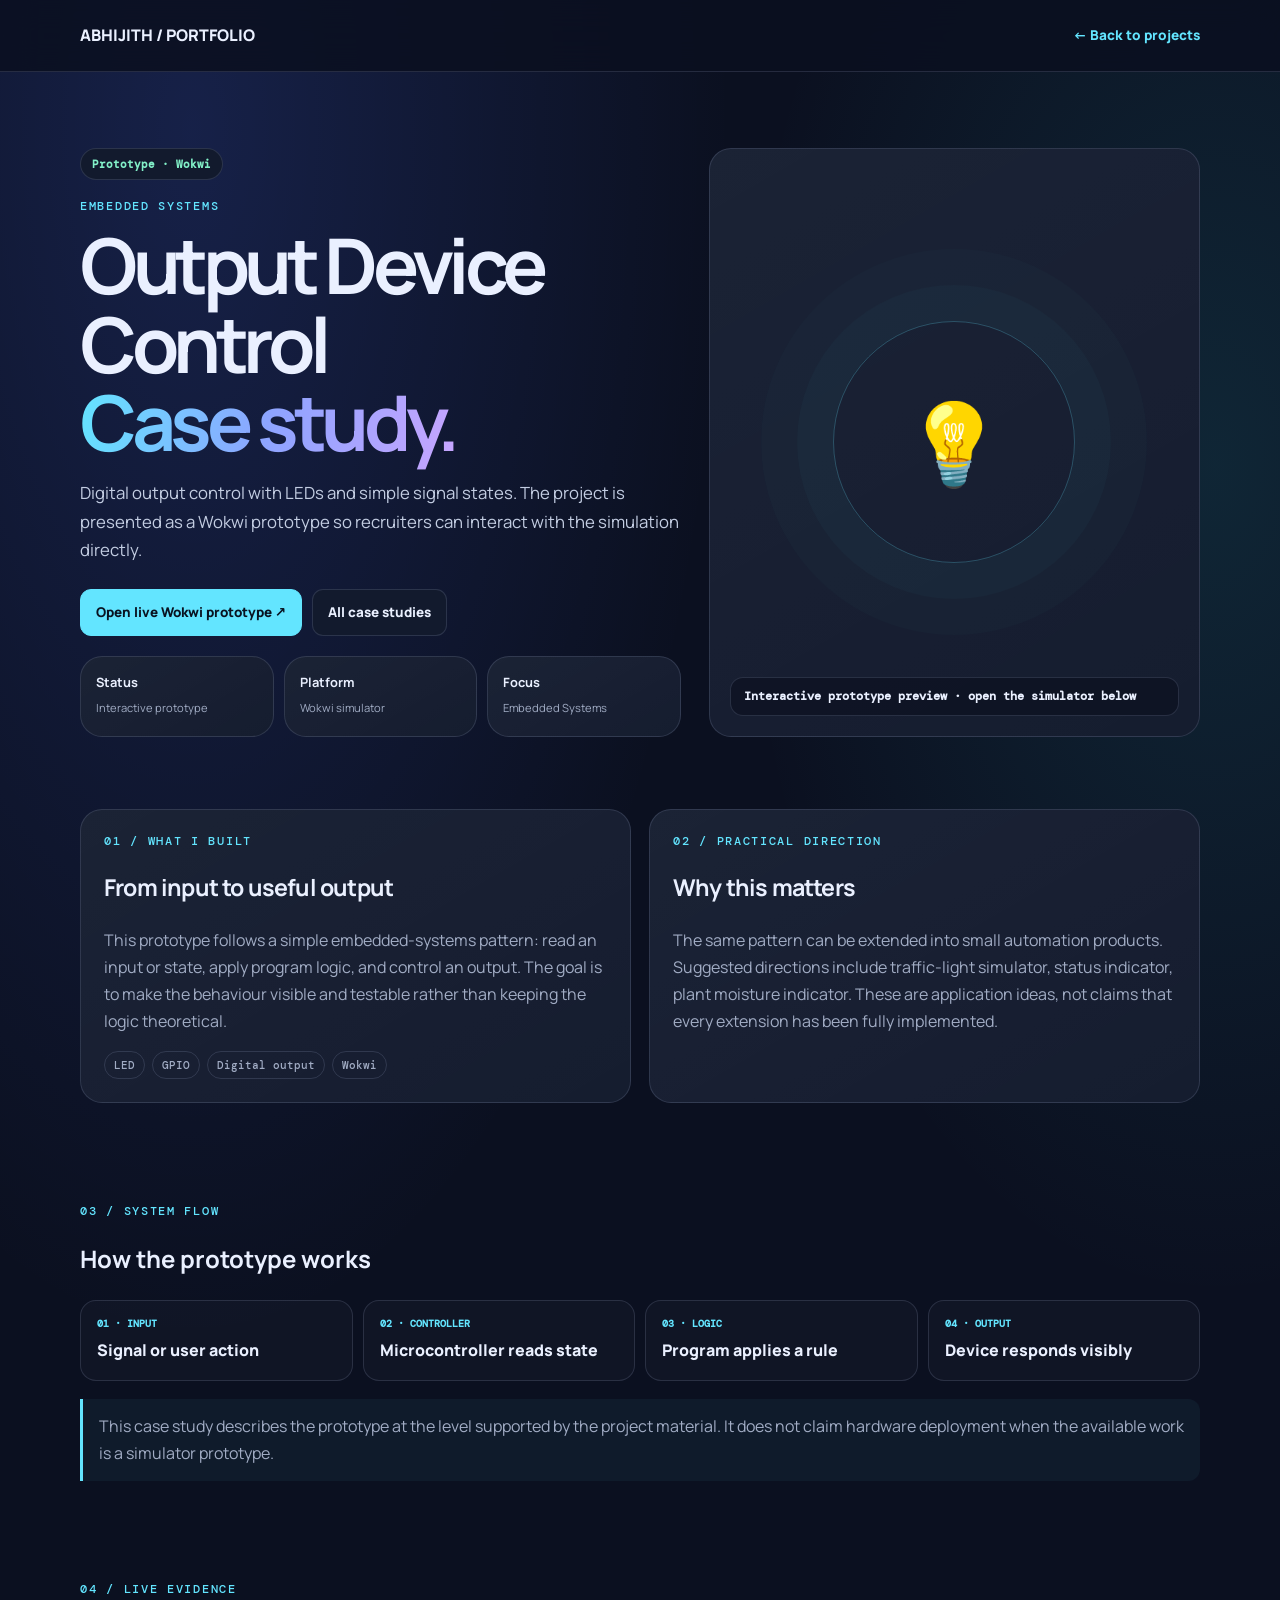
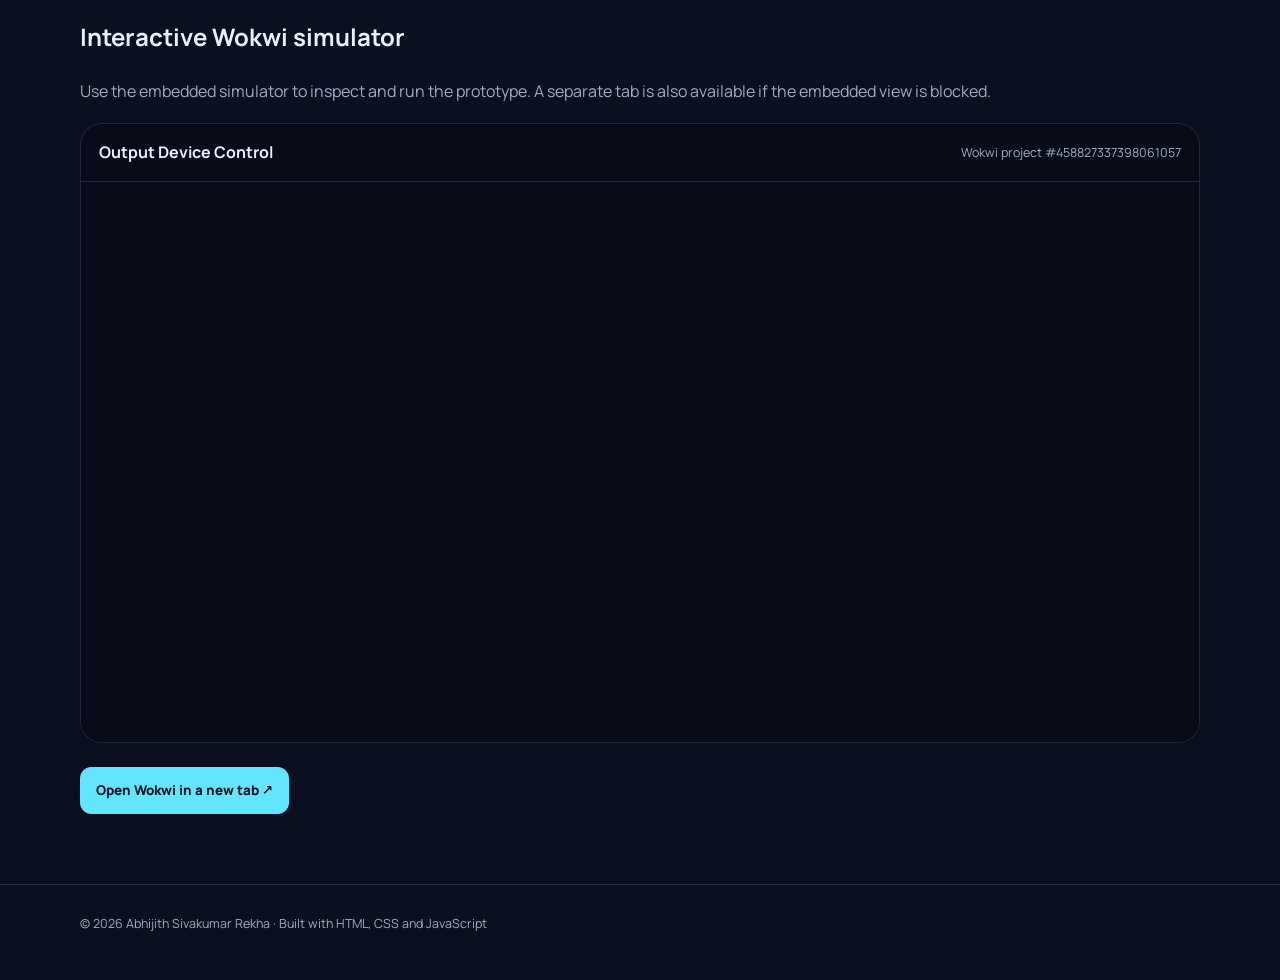
<file: projects/output-device-control.html>
<!DOCTYPE html><html lang="en"><head><meta charset="UTF-8"><meta name="viewport" content="width=device-width,initial-scale=1.0"><meta name="description" content="Case study: Output Device Control by Abhijith Sivakumar Rekha."><title>Output Device Control | Abhijith Sivakumar Rekha</title><link rel="preconnect" href="https://fonts.googleapis.com"><link rel="preconnect" href="https://fonts.gstatic.com" crossorigin><link href="https://fonts.googleapis.com/css2?family=DM+Mono:wght@400;500;700&family=Manrope:wght@400;500;600;700;800&display=swap" rel="stylesheet"><link rel="stylesheet" href="../case-study.css"></head><body>
<header class="top"><div class="wrap nav"><a class="brand" href="../index.html">ABHIJITH / PORTFOLIO</a><a class="back" href="../index.html#projects">← Back to projects</a></div></header>
<main><section class="hero"><div class="wrap"><div class="hero-grid"><div><span class="badge">Prototype · Wokwi</span><div class="eyebrow" style="margin-top:18px">Embedded Systems</div><h1>Output Device Control<br><span class="gradient">Case study.</span></h1><p class="lead">Digital output control with LEDs and simple signal states. The project is presented as a Wokwi prototype so recruiters can interact with the simulation directly.</p><div class="actions"><a class="btn primary" href="https://wokwi.com/projects/458827337398061057" target="_blank" rel="noopener">Open live Wokwi prototype ↗</a><a class="btn" href="../index.html#case-studies">All case studies</a></div><div class="meta"><div class="card"><b>Status</b><span>Interactive prototype</span></div><div class="card"><b>Platform</b><span>Wokwi simulator</span></div><div class="card"><b>Focus</b><span>Embedded Systems</span></div></div></div><div class="card preview"><div class="preview-icon">💡</div><div class="preview-label">Interactive prototype preview · open the simulator below</div></div></div></div></section>
<section><div class="wrap two"><article class="card"><div class="eyebrow">01 / What I built</div><h2>From input to useful output</h2><p class="muted">This prototype follows a simple embedded-systems pattern: read an input or state, apply program logic, and control an output. The goal is to make the behaviour visible and testable rather than keeping the logic theoretical.</p><div class="tags"><span class="tag">LED</span><span class="tag">GPIO</span><span class="tag">Digital output</span><span class="tag">Wokwi</span></div></article><article class="card"><div class="eyebrow">02 / Practical direction</div><h2>Why this matters</h2><p class="muted">The same pattern can be extended into small automation products. Suggested directions include traffic-light simulator, status indicator, plant moisture indicator. These are application ideas, not claims that every extension has been fully implemented.</p></article></div></section>
<section><div class="wrap"><div class="section-head"><div><div class="eyebrow">03 / System flow</div><h2>How the prototype works</h2></div></div><div class="flow"><div class="step"><b>01 · INPUT</b><span>Signal or user action</span></div><div class="step"><b>02 · CONTROLLER</b><span>Microcontroller reads state</span></div><div class="step"><b>03 · LOGIC</b><span>Program applies a rule</span></div><div class="step"><b>04 · OUTPUT</b><span>Device responds visibly</span></div></div><div class="note">This case study describes the prototype at the level supported by the project material. It does not claim hardware deployment when the available work is a simulator prototype.</div></div></section>
<section><div class="wrap"><div class="section-head"><div><div class="eyebrow">04 / Live evidence</div><h2>Interactive Wokwi simulator</h2></div><p class="muted">Use the embedded simulator to inspect and run the prototype. A separate tab is also available if the embedded view is blocked.</p></div><div class="simulator"><div class="simulator-head"><strong>Output Device Control</strong><span>Wokwi project #458827337398061057</span></div><iframe src="https://wokwi.com/projects/458827337398061057/embed" title="Output Device Control Wokwi simulator" loading="lazy" allowfullscreen></iframe></div><div class="actions"><a class="btn primary" href="https://wokwi.com/projects/458827337398061057" target="_blank" rel="noopener">Open Wokwi in a new tab ↗</a></div></div></section>
</main><footer class="footer"><div class="wrap">© <span id="year"></span> Abhijith Sivakumar Rekha · Built with HTML, CSS and JavaScript</div></footer><script>document.getElementById('year').textContent=new Date().getFullYear();</script></body></html>
</file>
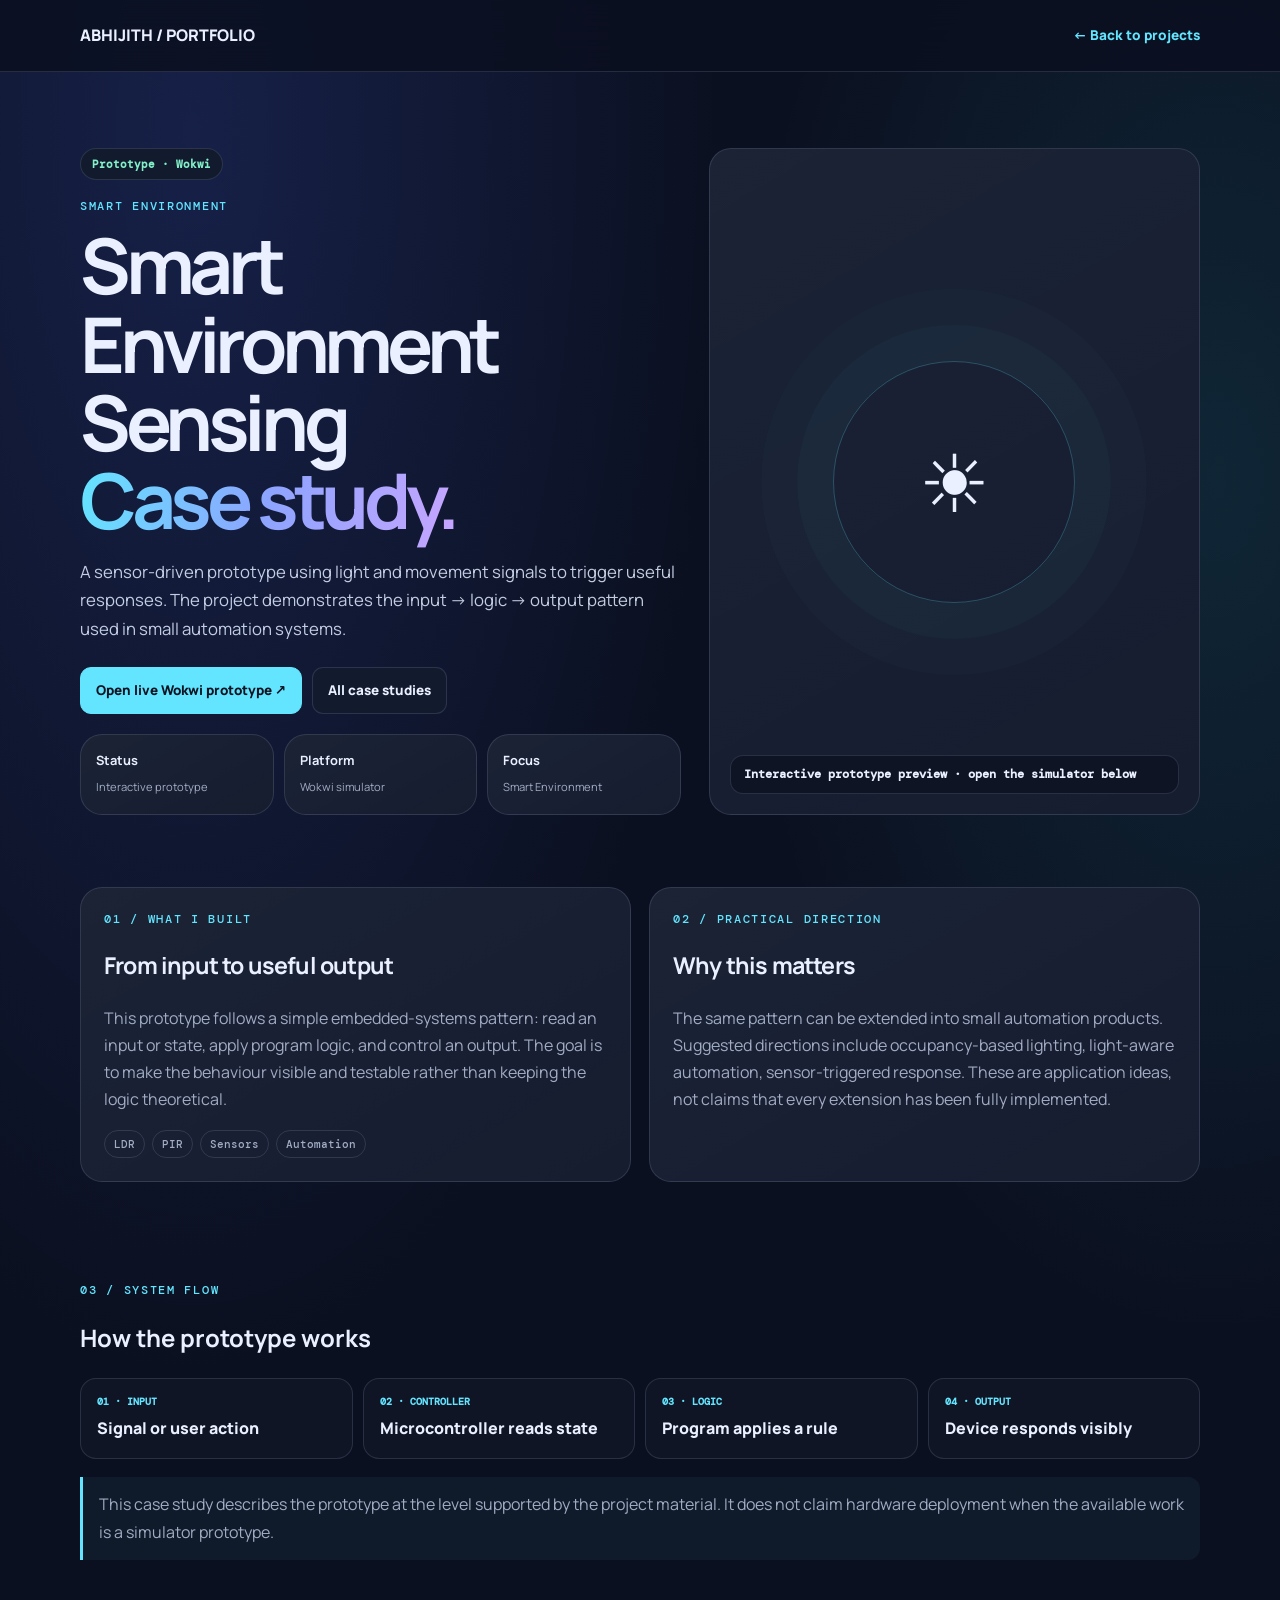
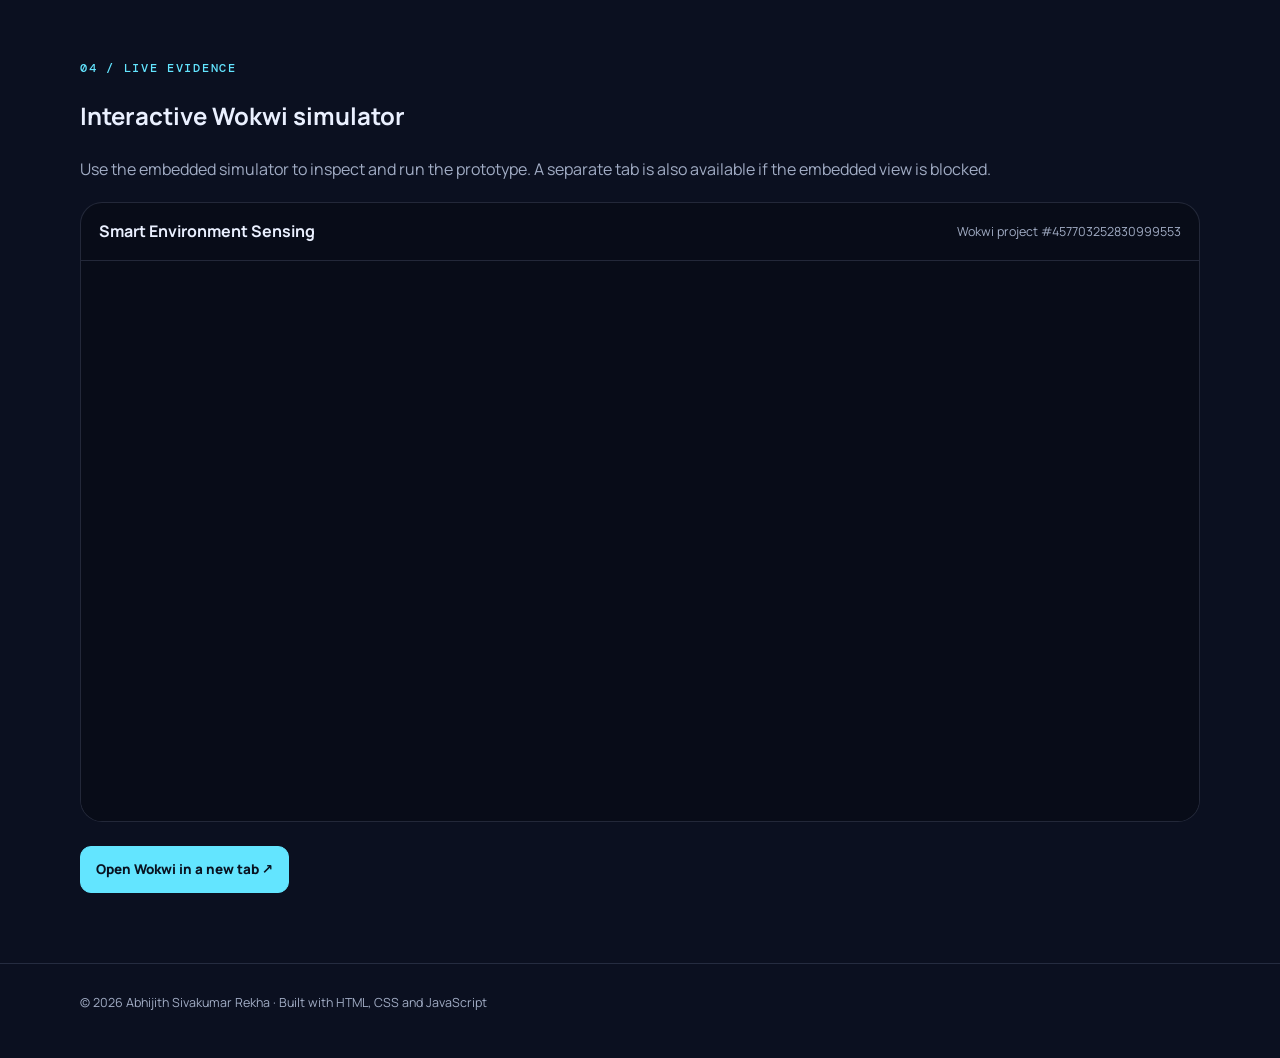
<file: projects/smart-environment-sensing.html>
<!DOCTYPE html><html lang="en"><head><meta charset="UTF-8"><meta name="viewport" content="width=device-width,initial-scale=1.0"><meta name="description" content="Case study: Smart Environment Sensing by Abhijith Sivakumar Rekha."><title>Smart Environment Sensing | Abhijith Sivakumar Rekha</title><link rel="preconnect" href="https://fonts.googleapis.com"><link rel="preconnect" href="https://fonts.gstatic.com" crossorigin><link href="https://fonts.googleapis.com/css2?family=DM+Mono:wght@400;500;700&family=Manrope:wght@400;500;600;700;800&display=swap" rel="stylesheet"><link rel="stylesheet" href="../case-study.css"></head><body>
<header class="top"><div class="wrap nav"><a class="brand" href="../index.html">ABHIJITH / PORTFOLIO</a><a class="back" href="../index.html#projects">← Back to projects</a></div></header>
<main><section class="hero"><div class="wrap"><div class="hero-grid"><div><span class="badge">Prototype · Wokwi</span><div class="eyebrow" style="margin-top:18px">Smart Environment</div><h1>Smart Environment Sensing<br><span class="gradient">Case study.</span></h1><p class="lead">A sensor-driven prototype using light and movement signals to trigger useful responses. The project demonstrates the input → logic → output pattern used in small automation systems.</p><div class="actions"><a class="btn primary" href="https://wokwi.com/projects/457703252830999553" target="_blank" rel="noopener">Open live Wokwi prototype ↗</a><a class="btn" href="../index.html#case-studies">All case studies</a></div><div class="meta"><div class="card"><b>Status</b><span>Interactive prototype</span></div><div class="card"><b>Platform</b><span>Wokwi simulator</span></div><div class="card"><b>Focus</b><span>Smart Environment</span></div></div></div><div class="card preview"><div class="preview-icon">☀️</div><div class="preview-label">Interactive prototype preview · open the simulator below</div></div></div></div></section>
<section><div class="wrap two"><article class="card"><div class="eyebrow">01 / What I built</div><h2>From input to useful output</h2><p class="muted">This prototype follows a simple embedded-systems pattern: read an input or state, apply program logic, and control an output. The goal is to make the behaviour visible and testable rather than keeping the logic theoretical.</p><div class="tags"><span class="tag">LDR</span><span class="tag">PIR</span><span class="tag">Sensors</span><span class="tag">Automation</span></div></article><article class="card"><div class="eyebrow">02 / Practical direction</div><h2>Why this matters</h2><p class="muted">The same pattern can be extended into small automation products. Suggested directions include occupancy-based lighting, light-aware automation, sensor-triggered response. These are application ideas, not claims that every extension has been fully implemented.</p></article></div></section>
<section><div class="wrap"><div class="section-head"><div><div class="eyebrow">03 / System flow</div><h2>How the prototype works</h2></div></div><div class="flow"><div class="step"><b>01 · INPUT</b><span>Signal or user action</span></div><div class="step"><b>02 · CONTROLLER</b><span>Microcontroller reads state</span></div><div class="step"><b>03 · LOGIC</b><span>Program applies a rule</span></div><div class="step"><b>04 · OUTPUT</b><span>Device responds visibly</span></div></div><div class="note">This case study describes the prototype at the level supported by the project material. It does not claim hardware deployment when the available work is a simulator prototype.</div></div></section>
<section><div class="wrap"><div class="section-head"><div><div class="eyebrow">04 / Live evidence</div><h2>Interactive Wokwi simulator</h2></div><p class="muted">Use the embedded simulator to inspect and run the prototype. A separate tab is also available if the embedded view is blocked.</p></div><div class="simulator"><div class="simulator-head"><strong>Smart Environment Sensing</strong><span>Wokwi project #457703252830999553</span></div><iframe src="https://wokwi.com/projects/457703252830999553/embed" title="Smart Environment Sensing Wokwi simulator" loading="lazy" allowfullscreen></iframe></div><div class="actions"><a class="btn primary" href="https://wokwi.com/projects/457703252830999553" target="_blank" rel="noopener">Open Wokwi in a new tab ↗</a></div></div></section>
</main><footer class="footer"><div class="wrap">© <span id="year"></span> Abhijith Sivakumar Rekha · Built with HTML, CSS and JavaScript</div></footer><script>document.getElementById('year').textContent=new Date().getFullYear();</script></body></html>
</file>
<file: style.css>
/* ABHIJITH PORTFOLIO — CINEMATIC V5 */
:root{
  --bg:#07080d;--panel:#0d1018;--panel2:#111522;--text:#f5f3ee;--muted:#a7a7b0;
  --line:rgba(255,255,255,.12);--violet:#a98cff;--cyan:#55e7ff;--green:#72f1b8;
  --orange:#ffad70;--pink:#ff79c8;--max:1240px;--ease:cubic-bezier(.2,.8,.2,1);
  --sans:'Space Grotesk',system-ui,sans-serif;--body:'Manrope',system-ui,sans-serif;--mono:'DM Mono',monospace
}
*{box-sizing:border-box}html{scroll-behavior:smooth;scroll-padding-top:90px}body{margin:0;background:var(--bg);color:var(--text);font-family:var(--body);line-height:1.6;overflow-x:hidden}a{color:inherit;text-decoration:none}img{max-width:100%;display:block}button,a{font:inherit}::selection{background:var(--violet);color:#09090d}
body:before{content:"";position:fixed;inset:0;z-index:-4;background:radial-gradient(circle at 12% 8%,rgba(169,140,255,.12),transparent 28%),radial-gradient(circle at 88% 30%,rgba(85,231,255,.08),transparent 25%),linear-gradient(180deg,#07080d 0%,#090a10 55%,#07080d 100%)}
.noise{position:fixed;inset:0;pointer-events:none;z-index:100;opacity:.045;background-image:url("data:image/svg+xml,%3Csvg viewBox='0 0 180 180' xmlns='http://www.w3.org/2000/svg'%3E%3Cfilter id='n'%3E%3CfeTurbulence type='fractalNoise' baseFrequency='.85' numOctaves='3' stitchTiles='stitch'/%3E%3C/filter%3E%3Crect width='100%25' height='100%25' filter='url(%23n)' opacity='.7'/%3E%3C/svg%3E")}
.cursor-glow{position:fixed;width:380px;height:380px;border-radius:50%;background:radial-gradient(circle,rgba(169,140,255,.12),transparent 66%);pointer-events:none;z-index:0;transform:translate(-50%,-50%);mix-blend-mode:screen}
.scroll-progress{position:fixed;left:0;top:0;width:100%;height:3px;z-index:200;background:linear-gradient(90deg,var(--violet),var(--cyan),var(--green));transform-origin:left;transform:scaleX(0)}
.nav-shell{position:fixed;top:18px;left:50%;transform:translateX(-50%);width:min(calc(100% - 36px),1180px);height:66px;display:flex;align-items:center;justify-content:space-between;padding:0 16px 0 20px;border:1px solid rgba(255,255,255,.1);border-radius:999px;background:rgba(7,8,13,.68);backdrop-filter:blur(20px);z-index:100;box-shadow:0 20px 80px rgba(0,0,0,.25)}
.logo{display:flex;align-items:center;gap:10px;font:700 .82rem var(--mono);letter-spacing:.14em}.logo-box{width:34px;height:34px;display:grid;place-items:center;border:1px solid rgba(255,255,255,.22);border-radius:50%;background:linear-gradient(135deg,rgba(169,140,255,.35),rgba(85,231,255,.16));font:700 .9rem var(--sans)}
.nav{display:flex;gap:25px;align-items:center}.nav a{font-size:.78rem;color:#a8a8b2;transition:.3s}.nav a:hover{color:#fff}.nav-cv{border:1px solid rgba(255,255,255,.18);border-radius:999px;padding:9px 14px;font:700 .72rem var(--mono);letter-spacing:.08em}.nav-cv span{color:var(--cyan)}
.hero{min-height:100vh;padding:150px 30px 80px;max-width:var(--max);margin:auto;position:relative}.hero-grid{display:grid;grid-template-columns:1.02fr .98fr;gap:60px;align-items:center;min-height:calc(100vh - 220px)}
.kicker,.section-label{font:500 .68rem var(--mono);letter-spacing:.18em;color:#a9a9b2}.kicker{display:flex;align-items:center;gap:10px}.pulse-dot{width:7px;height:7px;border-radius:50%;background:var(--green);box-shadow:0 0 18px var(--green);animation:pulse 1.8s infinite}
.hero h1{font:700 clamp(4.2rem,9vw,8.5rem)/.83 var(--sans);letter-spacing:-.075em;margin:24px 0 34px;max-width:780px}.outline-word{color:transparent;-webkit-text-stroke:1px rgba(255,255,255,.62);text-stroke:1px rgba(255,255,255,.62)}
.hero-lead{max-width:630px;color:#a8a8b1;font-size:1.02rem}.hero-lead strong{color:#f5f3ee}
.hero-actions{display:flex;gap:12px;margin-top:34px;flex-wrap:wrap}.btn-main,.btn-ghost{display:inline-flex;align-items:center;justify-content:space-between;gap:28px;padding:14px 17px;border-radius:999px;min-width:180px;transition:transform .25s var(--ease),box-shadow .25s}.btn-main{background:#f5f3ee;color:#09090d;font-weight:800}.btn-ghost{border:1px solid rgba(255,255,255,.18);color:#fff}.btn-main:hover,.btn-ghost:hover{transform:translateY(-3px)}.btn-main span{font-size:1.1rem}.btn-ghost span{color:var(--cyan)}
.hero-meta{display:flex;gap:25px;margin-top:46px;padding-top:18px;border-top:1px solid var(--line);max-width:630px;color:#72737d;font-size:.68rem;font-family:var(--mono);text-transform:uppercase}.hero-meta b{color:#f5f3ee;font-size:.95rem;margin-right:5px}
.hero-visual{height:650px;position:relative;display:grid;place-items:center}.portrait-frame{width:min(430px,65vw);aspect-ratio:3/4;border-radius:48% 48% 22px 22px;overflow:hidden;position:relative;z-index:3;border:1px solid rgba(255,255,255,.18);box-shadow:0 30px 100px rgba(0,0,0,.5),0 0 80px rgba(169,140,255,.1)}.portrait-frame img{width:100%;height:100%;object-fit:cover;filter:saturate(.9) contrast(1.03)}.portrait-shine{position:absolute;inset:-20%;z-index:1;background:linear-gradient(115deg,transparent 35%,rgba(255,255,255,.18) 48%,transparent 60%);transform:translateX(-100%);animation:shine 6s infinite}.orbit{position:absolute;border:1px solid rgba(169,140,255,.18);border-radius:50%;z-index:1}.orbit-1{width:560px;height:560px;animation:spin 18s linear infinite}.orbit-2{width:660px;height:300px;transform:rotate(-30deg);border-color:rgba(85,231,255,.16);animation:spinReverse 24s linear infinite}.orbit-3{width:340px;height:700px;transform:rotate(22deg);border-color:rgba(114,241,184,.1);animation:spin 28s linear infinite}.floating-card{position:absolute;z-index:5;display:flex;align-items:center;gap:10px;padding:13px 15px;border:1px solid rgba(255,255,255,.12);background:rgba(10,11,17,.78);backdrop-filter:blur(14px);border-radius:15px;box-shadow:0 20px 50px rgba(0,0,0,.3);animation:float 4s ease-in-out infinite}.floating-card small{display:block;color:#777883;font:500 .6rem var(--mono);text-transform:uppercase}.floating-card b{font-size:.73rem}.card-one{left:0;top:26%;}.card-two{right:-5px;bottom:24%;animation-delay:-2s}.mini-icon{width:30px;height:30px;display:grid;place-items:center;border-radius:9px;background:rgba(169,140,255,.15);color:var(--violet)}.status-ring{width:9px;height:9px;border-radius:50%;background:var(--green);box-shadow:0 0 12px var(--green)}.hero-number{position:absolute;right:0;top:3%;font:700 8rem/.8 var(--sans);color:rgba(255,255,255,.035)}
.scroll-cue{position:absolute;bottom:28px;left:30px;display:flex;align-items:center;gap:12px;color:#5c5d66;font:500 .58rem var(--mono);letter-spacing:.16em}.scroll-cue i{display:block;width:42px;height:1px;background:#5c5d66}.hero-marquee{position:absolute;left:0;right:0;bottom:-1px;overflow:hidden;border-top:1px solid var(--line);border-bottom:1px solid var(--line);padding:12px 0;white-space:nowrap;color:#45464e;font:500 .68rem var(--mono);letter-spacing:.12em}.hero-marquee div{display:inline-block;animation:marquee 25s linear infinite}
.section{max-width:var(--max);margin:auto;padding:145px 30px}.section-intro{display:grid;grid-template-columns:1fr 1fr;gap:40px;margin-bottom:70px}.section-intro h2,.about-copy h2,.odin-header h2,.cv-main h2,.contact-inner h2{font:600 clamp(3rem,6vw,6.5rem)/.9 var(--sans);letter-spacing:-.065em;margin:12px 0}.section-intro h2 em,.about-copy h2 em,.odin-header h2 em,.cv-main h2 em,.contact-inner h2 em{font-style:normal;color:transparent;-webkit-text-stroke:1px rgba(255,255,255,.58)}.section-copy{max-width:460px;color:#7f8089;margin-top:22px}
.featured-project{display:grid;grid-template-columns:1.08fr .92fr;min-height:540px;border:1px solid var(--line);border-radius:30px;overflow:hidden;background:#0b0d13;transform:translateZ(0)}.project-art{position:relative;min-height:540px;overflow:hidden}.art-purple{background:radial-gradient(circle at 50% 50%,rgba(169,140,255,.32),transparent 40%),linear-gradient(135deg,#171122,#08090f 70%)}.art-grid{position:absolute;inset:0;background-image:linear-gradient(rgba(255,255,255,.06) 1px,transparent 1px),linear-gradient(90deg,rgba(255,255,255,.06) 1px,transparent 1px);background-size:45px 45px;mask-image:linear-gradient(to bottom,black,transparent)}.system-flow{position:absolute;inset:0;display:flex;align-items:center;justify-content:center;gap:22px;font-size:2.5rem}.system-flow div{width:100px;height:100px;border:1px solid rgba(255,255,255,.25);border-radius:25px;display:grid;place-items:center;background:rgba(255,255,255,.04);box-shadow:0 0 40px rgba(169,140,255,.1);animation:nodePulse 3s ease-in-out infinite}.system-flow div:nth-child(3){animation-delay:.5s}.system-flow div:nth-child(5){animation-delay:1s}.system-flow i{width:45px;height:1px;background:linear-gradient(90deg,transparent,var(--violet),transparent);position:relative}.system-flow i:after{content:"";position:absolute;width:7px;height:7px;border-radius:50%;background:var(--cyan);top:-3px;left:0;animation:travel 2s linear infinite}.chip{position:absolute;padding:7px 10px;border:1px solid rgba(255,255,255,.13);border-radius:999px;font:500 .58rem var(--mono);color:#999}.chip-a{left:12%;top:17%;color:var(--cyan)}.chip-b{right:14%;top:28%;color:var(--violet)}.chip-c{left:16%;bottom:18%;color:var(--green)}.project-index{position:absolute;right:28px;bottom:20px;font:500 .7rem var(--mono);color:#555}
.project-info{padding:60px 50px;display:flex;flex-direction:column;justify-content:center}.project-type{font:500 .62rem var(--mono);letter-spacing:.15em;color:#777883}.project-info h3,.project-body h3{font:600 clamp(2rem,3vw,3.4rem)/1 var(--sans);letter-spacing:-.05em;margin:14px 0}.project-info p:not(.project-type),.project-body p{color:#85868f;max-width:560px}.tag-row{display:flex;gap:7px;flex-wrap:wrap;margin:22px 0}.tag-row span{border:1px solid rgba(255,255,255,.12);padding:6px 9px;border-radius:999px;color:#aaaab2;font:500 .58rem var(--mono)}.project-links{display:flex;gap:22px;margin-top:16px}.text-button{display:inline-flex;gap:12px;align-items:center;font-size:.76rem;font-weight:800}.text-button span{color:var(--cyan)}.text-button.secondary{color:#9b9ca5}
.project-row{display:grid;grid-template-columns:1fr 1fr;gap:20px;margin-top:20px}.project-card{border:1px solid var(--line);border-radius:26px;background:linear-gradient(145deg,#0d1017,#090a0e);overflow:hidden;transition:transform .35s var(--ease),border-color .35s,box-shadow .35s}.project-card:hover{border-color:rgba(255,255,255,.26);box-shadow:0 30px 80px rgba(0,0,0,.3)}.project-visual{height:300px;position:relative;overflow:hidden}.project-visual>span:first-child{position:absolute;left:20px;top:18px;font:500 .62rem var(--mono);color:#696a73;letter-spacing:.12em}.visual-cyan{background:radial-gradient(circle at 60% 55%,rgba(85,231,255,.25),transparent 35%),linear-gradient(135deg,#071419,#0a0d12)}.visual-green{background:radial-gradient(circle at 50% 50%,rgba(114,241,184,.22),transparent 35%),linear-gradient(135deg,#07140f,#0a0d12)}.visual-orange{background:radial-gradient(circle at 50% 45%,rgba(255,173,112,.25),transparent 32%),linear-gradient(135deg,#171006,#0a0d12)}.visual-pink{background:radial-gradient(circle at 50% 50%,rgba(255,121,200,.28),transparent 30%),linear-gradient(135deg,#180b15,#0a0d12)}.wave{position:absolute;width:180%;height:160px;left:-40%;top:85px;border-top:2px solid rgba(85,231,255,.7);border-radius:50%;transform:rotate(-10deg);box-shadow:0 -20px 60px rgba(85,231,255,.1)}.dial{position:absolute;left:50%;top:50%;transform:translate(-50%,-50%);width:130px;height:130px;border:1px solid rgba(255,255,255,.2);border-radius:50%;display:grid;place-items:center;font:600 .8rem var(--mono);color:var(--cyan);box-shadow:inset 0 0 40px rgba(85,231,255,.06)}.button-demo{position:absolute;left:50%;top:48%;transform:translate(-50%,-50%);width:100px;height:100px;border-radius:50%;border:1px solid rgba(255,255,255,.22);display:grid;place-items:center;color:var(--green);font-size:2rem;box-shadow:0 0 70px rgba(114,241,184,.12);animation:buttonPulse 2.5s infinite}.toggle{position:absolute;left:calc(50% - 22px);top:70%;width:44px;height:22px;border-radius:99px;background:#181c23;border:1px solid rgba(255,255,255,.16)}.toggle:after{content:"";position:absolute;top:3px;left:4px;width:14px;height:14px;border-radius:50%;background:var(--green)}.sun{position:absolute;width:95px;height:95px;border-radius:50%;left:50%;top:50%;transform:translate(-50%,-50%);background:radial-gradient(circle,rgba(255,255,255,.9) 0 3%,rgba(255,173,112,.9) 12%,rgba(255,173,112,.18) 48%,transparent 70%);box-shadow:0 0 100px rgba(255,173,112,.28)}.sensor-lines{position:absolute;inset:0;background:repeating-radial-gradient(circle at 50% 50%,transparent 0 80px,rgba(255,173,112,.08) 81px 82px)}.ai-orb{position:absolute;left:50%;top:50%;transform:translate(-50%,-50%);font-size:4.2rem;color:#fff;filter:drop-shadow(0 0 28px rgba(255,121,200,.7));animation:float 3.5s ease-in-out infinite}.orbit-small{position:absolute;width:170px;height:70px;border:1px solid rgba(255,121,200,.45);border-radius:50%;left:50%;top:50%;transform:translate(-50%,-50%) rotate(-20deg);animation:spin 8s linear infinite}.project-body{padding:26px}.project-body h3{font-size:1.8rem}.card-bottom{display:flex;justify-content:space-between;align-items:center;margin-top:20px;font-size:.7rem;font-weight:800}.card-bottom a:last-child{color:#74757d}.concept{border-style:dashed}.concept-strip{margin-top:70px;padding:18px 0;border-top:1px solid var(--line);border-bottom:1px solid var(--line);display:flex;gap:30px;align-items:center;overflow:hidden}.concept-strip>span{font:500 .6rem var(--mono);color:#5d5e66;white-space:nowrap}.concept-strip div{display:flex;gap:15px;white-space:nowrap;animation:marquee 28s linear infinite}.concept-strip b{font-size:.72rem}.concept-strip i{font-style:normal;color:var(--violet)}
.about-section{display:grid;grid-template-columns:.9fr 1.1fr;gap:90px;align-items:center}.about-visual{height:620px;position:relative;display:grid;place-items:center}.big-letter{font:700 34rem/.8 var(--sans);color:rgba(255,255,255,.025);position:absolute;left:-20px;top:50%;transform:translateY(-50%)}.about-photo{width:310px;height:400px;border-radius:160px 160px 22px 22px;overflow:hidden;border:1px solid var(--line);position:relative;z-index:2;transform:rotate(-4deg);box-shadow:30px 40px 100px rgba(0,0,0,.4)}.about-photo img{width:100%;height:100%;object-fit:cover}.about-stamp{position:absolute;right:3%;bottom:10%;z-index:3;border:1px solid rgba(255,255,255,.16);background:rgba(7,8,13,.8);padding:16px 18px;font:700 .65rem/1.2 var(--mono);letter-spacing:.12em;color:var(--cyan);transform:rotate(7deg)}.about-copy>p:not(.section-label){color:#8b8c95;max-width:620px}.about-facts{display:grid;grid-template-columns:repeat(3,1fr);gap:10px;margin-top:40px}.about-facts div{padding-top:16px;border-top:1px solid var(--line)}.about-facts span{display:block;font:500 .58rem var(--mono);color:var(--violet)}.about-facts b{display:block;margin:5px 0;font-size:.8rem}.about-facts small{color:#666770;font-size:.62rem}
.skills-section{display:grid;grid-template-columns:.8fr 1.2fr;gap:50px;align-items:center}.skills-stage{height:560px;position:relative;display:grid;place-items:center}.skill-center{width:145px;height:145px;border-radius:50%;display:grid;place-items:center;align-content:center;border:1px solid rgba(255,255,255,.2);background:radial-gradient(circle,rgba(169,140,255,.18),rgba(7,8,13,.95) 65%);box-shadow:0 0 100px rgba(169,140,255,.12);z-index:2}.skill-center span{font:700 1.4rem var(--sans)}.skill-center small{font:500 .5rem var(--mono);color:#777;letter-spacing:.12em}.skill-orbit{position:absolute;border:1px solid rgba(255,255,255,.08);border-radius:50%;width:440px;height:440px;animation:spin 20s linear infinite}.skill-orbit:after{content:"";position:absolute;width:8px;height:8px;border-radius:50%;background:var(--cyan);top:20px;left:50%;box-shadow:0 0 20px var(--cyan)}.skill-pill{position:absolute;padding:9px 13px;border:1px solid rgba(255,255,255,.12);background:rgba(13,16,24,.8);border-radius:999px;font:500 .63rem var(--mono);color:#b5b5bd;box-shadow:0 10px 30px rgba(0,0,0,.2);animation:float 4s ease-in-out infinite}.p1{top:12%;left:8%}.p2{top:28%;right:3%;animation-delay:-1s}.p3{top:58%;left:0;animation-delay:-2s}.p4{bottom:14%;right:11%;animation-delay:-3s}.p5{bottom:6%;left:28%}.p6{top:8%;right:24%;color:var(--violet)}.p7{bottom:28%;left:12%}.p8{top:48%;right:0;color:var(--green)}.p9{top:76%;right:35%;color:var(--cyan)}
.cert-section{background:linear-gradient(180deg,transparent,rgba(169,140,255,.025),transparent)}.cert-grid{display:grid;grid-template-columns:repeat(3,1fr);border-top:1px solid var(--line);border-left:1px solid var(--line)}.cert-grid article{min-height:250px;padding:26px;border-right:1px solid var(--line);border-bottom:1px solid var(--line);transition:background .3s,transform .3s}.cert-grid article:hover{background:rgba(255,255,255,.025);transform:translateY(-4px)}.cert-grid article>span{font:500 .6rem var(--mono);color:var(--violet)}.cert-grid p{font:500 .6rem var(--mono);letter-spacing:.08em;color:#666770;text-transform:uppercase;margin-top:42px}.cert-grid h3{font:600 1.25rem/1.1 var(--sans);letter-spacing:-.03em;margin:8px 0 18px}.cert-grid small{font:500 .6rem var(--mono);color:#8c8d95}.resource-links{display:flex;gap:28px;margin-top:30px;flex-wrap:wrap}.resource-links a{font-size:.7rem;font-weight:800;color:#aaa}.resource-links a:hover{color:var(--cyan)}
.odin-section{border-top:1px solid var(--line)}.odin-header{display:flex;justify-content:space-between;gap:30px;align-items:flex-end}.odin-timeline{margin-top:80px;border-left:1px solid rgba(255,255,255,.15);margin-left:20px}.odin-step{position:relative;padding:0 0 70px 58px;max-width:900px}.odin-step:last-child{padding-bottom:10px}.step-marker{position:absolute;left:-18px;top:0;width:36px;height:36px;border-radius:50%;display:grid;place-items:center;background:#0b0d12;border:1px solid rgba(255,255,255,.2);font-weight:800;color:var(--green);box-shadow:0 0 30px rgba(114,241,184,.1)}.odin-step small{font:500 .6rem var(--mono);letter-spacing:.12em;color:var(--green)}.odin-step h3{font:600 2rem var(--sans);letter-spacing:-.04em;margin:8px 0}.odin-step p{color:#80818a;max-width:650px;margin:0 0 12px}.odin-step a{font-size:.7rem;font-weight:800;color:#bbb}.odin-step a:hover{color:var(--cyan)}.odin-resources{margin-top:70px;padding:22px;border:1px solid var(--line);border-radius:20px;display:flex;align-items:center;gap:40px;flex-wrap:wrap}.odin-resources div{display:flex;align-items:baseline;gap:8px}.odin-resources div span{font:700 2.4rem var(--sans)}.odin-resources small{font:500 .55rem var(--mono);color:#777}.odin-resources a{font-size:.65rem;font-weight:800;color:#999}.odin-resources a:hover{color:var(--cyan)}
.cv-section{padding-top:80px}.cv-panel{min-height:430px;border:1px solid rgba(255,255,255,.14);border-radius:30px;background:linear-gradient(120deg,#10121a,#090a0e);display:grid;grid-template-columns:.7fr 1.4fr .7fr;align-items:center;padding:60px;position:relative;overflow:hidden}.cv-panel:after{content:"";position:absolute;width:520px;height:520px;border-radius:50%;background:radial-gradient(circle,rgba(85,231,255,.12),transparent 65%);right:-180px;top:-190px}.cv-side{height:100%;display:flex;flex-direction:column;justify-content:space-between;position:relative;z-index:1}.cv-big{font:700 9rem/.8 var(--sans);color:rgba(255,255,255,.055)}.cv-main{position:relative;z-index:1}.cv-main p:not(.section-label){color:#85868f;max-width:520px}.cv-side-note{font:700 .6rem/1.4 var(--mono);letter-spacing:.12em;color:#5d5e67;text-align:right;position:relative;z-index:1}
.contact-section{min-height:720px;display:grid;place-items:center}.contact-inner{width:100%}.contact-row{display:grid;grid-template-columns:repeat(3,1fr);border-top:1px solid var(--line);margin-top:70px}.contact-link{padding:25px 10px 25px 0;border-bottom:1px solid var(--line);display:flex;justify-content:space-between;font-size:.85rem;font-weight:700}.contact-link:hover{color:var(--cyan)}.contact-link b{font-weight:400}.email-note{font:500 .58rem var(--mono);color:#55565e;margin-top:25px}
.footer{max-width:var(--max);margin:auto;padding:28px 30px 40px;border-top:1px solid var(--line);display:flex;justify-content:space-between;gap:20px;color:#575861;font:500 .58rem var(--mono)}.footer a:hover{color:#fff}
.reveal{opacity:0;transform:translateY(45px);transition:opacity .9s var(--ease),transform .9s var(--ease)}.reveal.is-visible{opacity:1;transform:none}.delay-1{transition-delay:.12s}
@keyframes pulse{0%,100%{transform:scale(.8);opacity:.6}50%{transform:scale(1.2);opacity:1}}@keyframes shine{0%{transform:translateX(-100%)}45%,100%{transform:translateX(100%)}}@keyframes spin{to{transform:rotate(360deg)}}@keyframes spinReverse{to{transform:rotate(-360deg)}}@keyframes float{0%,100%{transform:translateY(0)}50%{transform:translateY(-10px)}}@keyframes marquee{to{transform:translateX(-50%)}}@keyframes nodePulse{0%,100%{transform:scale(1);box-shadow:0 0 40px rgba(169,140,255,.1)}50%{transform:scale(1.04);box-shadow:0 0 55px rgba(169,140,255,.18)}}@keyframes travel{to{left:100%}}@keyframes buttonPulse{0%,100%{transform:translate(-50%,-50%) scale(1)}50%{transform:translate(-50%,-50%) scale(1.06)}}
@media(max-width:1000px){.nav{gap:14px}.nav a:nth-child(n+4){display:none}.hero-grid,.featured-project,.about-section,.skills-section{grid-template-columns:1fr}.hero{padding-top:130px}.hero-visual{height:570px}.hero-copy{order:1}.hero-visual{order:2}.section-intro{grid-template-columns:1fr}.about-visual{height:520px}.skills-stage{height:500px}.cert-grid{grid-template-columns:1fr 1fr}.cv-panel{grid-template-columns:1fr 1.8fr}.cv-side-note{display:none}}
@media(max-width:700px){.nav-shell{width:calc(100% - 20px);top:10px;height:58px}.nav{display:none}.nav-cv{margin-left:auto}.hero{padding:110px 20px 70px}.hero-grid{min-height:auto;gap:20px}.hero h1{font-size:clamp(3.8rem,18vw,6rem)}.hero-lead{font-size:.92rem}.hero-meta{gap:14px;flex-wrap:wrap}.hero-visual{height:500px}.portrait-frame{width:270px}.orbit-1{width:340px;height:340px}.orbit-2{width:400px;height:220px}.orbit-3{width:250px;height:470px}.card-one{left:-2px;top:18%}.card-two{right:-2px;bottom:16%}.floating-card{padding:10px 11px}.floating-card b{font-size:.62rem}.section{padding:95px 20px}.section-intro h2,.about-copy h2,.odin-header h2,.cv-main h2,.contact-inner h2{font-size:3.3rem}.featured-project{border-radius:20px}.project-art{min-height:340px}.project-info{padding:35px 25px}.project-row{grid-template-columns:1fr}.project-visual{height:240px}.about-visual{height:420px}.about-photo{width:250px;height:330px}.about-facts{grid-template-columns:1fr}.skills-stage{height:430px}.skill-orbit{width:310px;height:310px}.skill-pill{font-size:.55rem}.p1{left:0}.p2{right:0}.p3{left:0}.p4{right:0}.p8{right:-4px}.cert-grid{grid-template-columns:1fr}.odin-header{display:block}.odin-header .text-button{display:inline-flex;margin-top:25px}.odin-step{padding-left:40px}.odin-step h3{font-size:1.6rem}.odin-resources{gap:18px}.cv-panel{grid-template-columns:1fr;padding:35px;min-height:500px}.cv-big{font-size:6rem}.contact-row{grid-template-columns:1fr}.footer{padding:25px 20px;flex-direction:column}.scroll-cue{display:none}.hero-marquee{font-size:.58rem}}
@media(prefers-reduced-motion:reduce){*,*:before,*:after{scroll-behavior:auto!important;animation:none!important;transition-duration:.01ms!important}.reveal{opacity:1;transform:none}.cursor-glow{display:none}}
</file>
<file: case-study.css>
:root{--bg:#0b1020;--panel:#121a2d;--panel2:#172139;--text:#eaf0ff;--muted:#a1acc4;--line:rgba(194,210,255,.14);--cyan:#63e5ff;--blue:#8da4ff;--green:#82f0c8;--violet:#c7a5ff;--orange:#ffc98d;--sans:Manrope,system-ui,sans-serif;--mono:'DM Mono',monospace}
*{box-sizing:border-box}html{scroll-behavior:smooth}body{margin:0;background:radial-gradient(ellipse at 15% 5%,rgba(74,109,255,.18),transparent 35%),radial-gradient(ellipse at 95% 18%,rgba(51,216,228,.11),transparent 28%),var(--bg);color:var(--text);font-family:var(--sans);line-height:1.7}a{color:inherit;text-decoration:none}.wrap{width:min(1120px,calc(100% - 40px));margin:auto}.top{padding:22px 0;border-bottom:1px solid var(--line);background:rgba(11,16,32,.86);backdrop-filter:blur(18px);position:sticky;top:0;z-index:5}.nav{display:flex;justify-content:space-between;align-items:center;gap:18px}.brand{font-weight:800}.back{color:var(--cyan);font-weight:800;font-size:.85rem}.hero{padding:76px 0 42px}.eyebrow{color:var(--cyan);font:500 .76rem var(--mono);letter-spacing:.14em;text-transform:uppercase}.hero-grid{display:grid;grid-template-columns:1.1fr .9fr;gap:28px;align-items:stretch}.hero h1{font-size:clamp(2.6rem,6vw,5rem);line-height:1.02;letter-spacing:-.07em;margin:12px 0 18px}.gradient{background:linear-gradient(100deg,var(--cyan),var(--blue),var(--violet));-webkit-background-clip:text;background-clip:text;color:transparent}.lead{font-size:1.05rem;color:#c3cde2;max-width:700px}.badge{display:inline-flex;border:1px solid var(--line);background:var(--panel);border-radius:999px;padding:8px 11px;font:700 .68rem var(--mono);color:var(--green)}.actions{display:flex;gap:10px;flex-wrap:wrap;margin-top:24px}.btn{display:inline-flex;align-items:center;gap:8px;padding:11px 15px;border-radius:11px;border:1px solid var(--line);background:var(--panel);font-weight:800;font-size:.84rem}.btn.primary{background:var(--cyan);border-color:var(--cyan);color:#091321}.card{border:1px solid var(--line);background:linear-gradient(150deg,rgba(255,255,255,.04),rgba(255,255,255,.012)),var(--panel);border-radius:22px;padding:23px}.preview{min-height:330px;display:grid;place-items:center;position:relative;overflow:hidden}.preview:before{content:'';width:240px;height:240px;border-radius:50%;border:1px solid rgba(99,229,255,.25);box-shadow:0 0 0 36px rgba(99,229,255,.025),0 0 0 72px rgba(99,229,255,.015);position:absolute}.preview-icon{font-size:5rem;position:relative}.preview-label{position:absolute;bottom:20px;left:20px;right:20px;padding:11px 13px;border:1px solid var(--line);background:rgba(11,16,32,.65);border-radius:13px;font:700 .72rem var(--mono)}section{padding:30px 0 70px}.two{display:grid;grid-template-columns:1fr 1fr;gap:18px}.card h2,.card h3{letter-spacing:-.035em}.card h2{font-size:1.45rem}.muted{color:var(--muted)}.tags{display:flex;flex-wrap:wrap;gap:7px;margin-top:16px}.tag{padding:6px 9px;border:1px solid var(--line);border-radius:999px;color:var(--muted);font:500 .67rem var(--mono)}.flow{display:grid;grid-template-columns:repeat(4,1fr);gap:10px;margin-top:18px}.step{padding:16px;border:1px solid var(--line);border-radius:16px;background:rgba(255,255,255,.025)}.step b{display:block;color:var(--cyan);font:700 .65rem var(--mono);margin-bottom:7px}.step span{font-weight:800}.simulator{margin-top:18px;border:1px solid var(--line);border-radius:22px;overflow:hidden;background:#080c18}.simulator-head{padding:15px 18px;display:flex;justify-content:space-between;gap:15px;align-items:center;border-bottom:1px solid var(--line)}.simulator-head span{color:var(--muted);font-size:.78rem}.simulator iframe{width:100%;height:560px;border:0;display:block;background:#080c18}.note{padding:14px 16px;border-left:3px solid var(--cyan);background:rgba(99,229,255,.05);color:var(--muted);border-radius:0 12px 12px 0;margin-top:18px}.footer{padding:28px 0 45px;border-top:1px solid var(--line);color:var(--muted);font-size:.78rem}.meta{display:grid;grid-template-columns:repeat(3,1fr);gap:10px;margin-top:20px}.meta .card{padding:15px}.meta b{display:block;color:var(--text);font-size:.8rem}.meta span{font-size:.7rem;color:var(--muted)}@media(max-width:800px){.hero-grid,.two{grid-template-columns:1fr}.flow{grid-template-columns:1fr 1fr}.simulator iframe{height:460px}}@media(max-width:520px){.wrap{width:min(100% - 28px,1120px)}.flow,.meta{grid-template-columns:1fr}.hero{padding-top:48px}.hero h1{font-size:3rem}}
</file>
